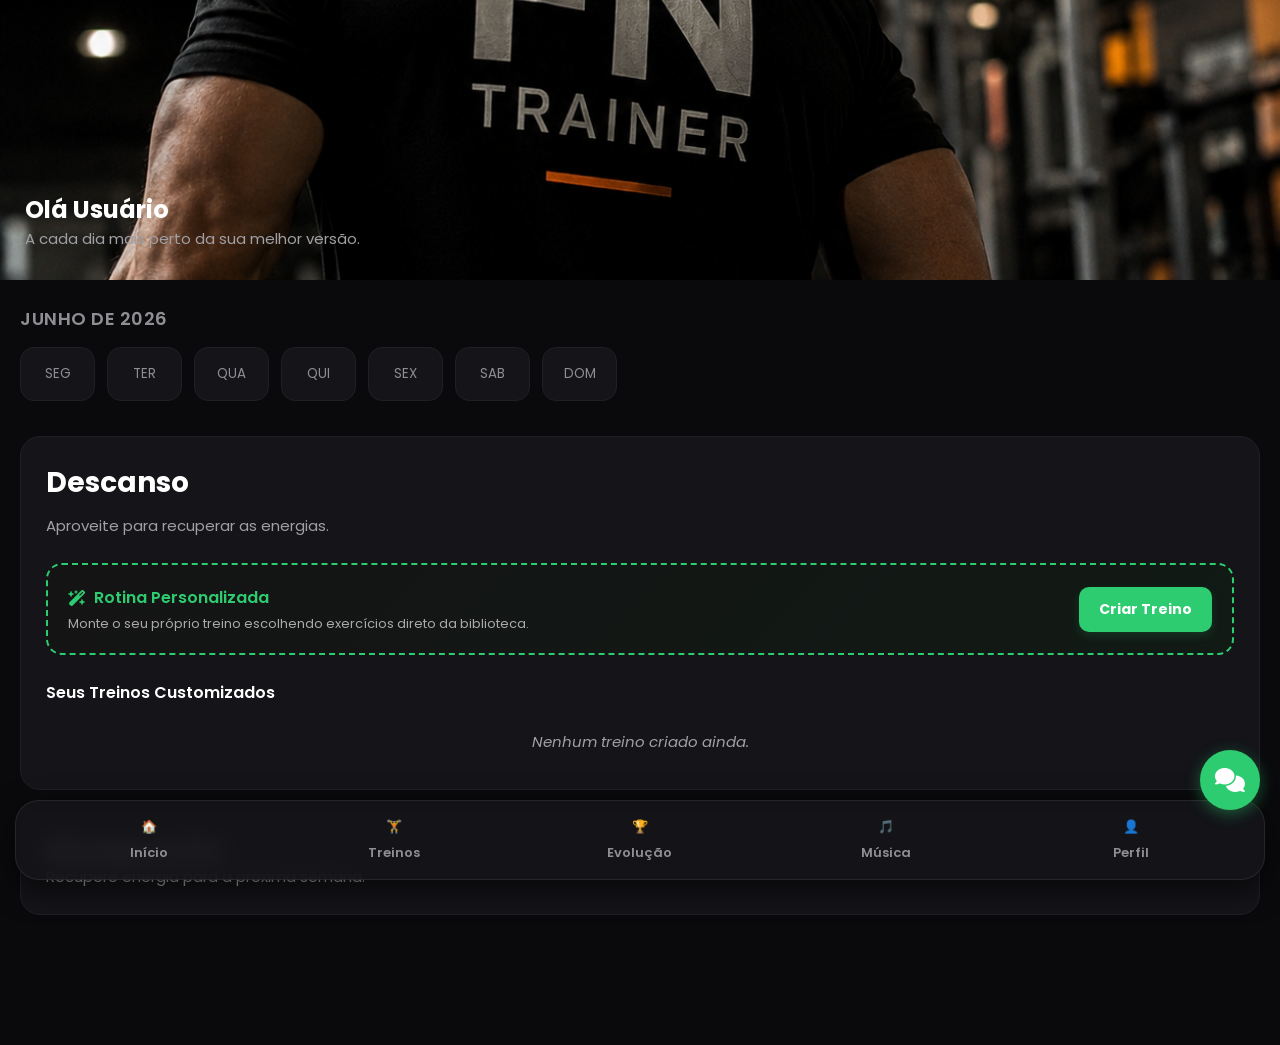
<file: index.html>
<!DOCTYPE html>
<html lang="pt-BR">
<head>
    <meta charset="UTF-8">
    <meta name="viewport" content="width=device-width, initial-scale=1.0">
    <title>FN Trainer</title>
    <link rel="stylesheet" href="style.css">
    <link rel="stylesheet" href="https://cdnjs.cloudflare.com/ajax/libs/font-awesome/6.4.0/css/all.min.css">
    <link href="https://fonts.googleapis.com/css2?family=Poppins:wght@300;400;500;600;700&display=swap" rel="stylesheet">
    <link rel="manifest" href="manifest.json">
</head>
<body>

    <section class="hero" style="background-image: url('imagens/fnbanner.png');">
        <div class="overlay">
            <h2 id="welcome"></h2>
            <p>A cada dia mais perto da sua melhor versão.</p>
        </div>
    </section>

    <section class="calendar">
        <h2 id="mesAtual">Junho de 2026</h2>
        <div class="days">
            <button class="day" onclick="mostrarTreino('seg')">SEG</button>
            <button class="day" onclick="mostrarTreino('ter')">TER</button>
            <button class="day" onclick="mostrarTreino('qua')">QUA</button>
            <button class="day" onclick="mostrarTreino('qui')">QUI</button>
            <button class="day" onclick="mostrarTreino('sex')">SEX</button>
            <button class="day" onclick="mostrarTreino('sab')">SAB</button>
            <button class="day" onclick="mostrarTreino('dom')">DOM</button>
        </div>
    </section>

    <section class="workout-card">
        <h2 id="tituloTreino">Carregando...</h2>
        <p id="descricaoTreino">Aguarde...</p>
        <button id="startWorkoutBtn">💪 Começar Treino</button>

        <div id="workoutArea" style="display:none;">
            <h3>⏱️ Tempo de Treino</h3>
            <div id="timer">00:00:00</div>
        </div>

        <div class="custom-workout-banner">
            <div class="banner-content">
                <h3><i class="fa-solid fa-wand-magic-sparkles"></i> Rotina Personalizada</h3>
                <p>Monte o seu próprio treino escolhendo exercícios direto da biblioteca.</p>
            </div>
            <a href="treinos/criar-treino.html" class="btn-criar-custom">Criar Treino</a>
        </div>

        <div class="meus-treinos-salvos">
            <h3>Seus Treinos Customizados</h3>
            <div id="listaTreinosCustomizados" class="grid-treinos-custom">
                <p class="sem-treino">Nenhum treino criado ainda.</p>
            </div>
        </div>
    </section>

    <section class="message-card">
        <h3>Mensagem do Dia</h3>
        <p id="mensagemDia"></p>
    </section>

    <nav class="bottom-menu">
        <a href="index.html">🏠 <span>Início</span></a>
        <a href="treinos/treinos.html">🏋️ <span>Treinos</span></a>
        <a href="evolucao.html">🏆 <span>Evolução</span></a>
        <a href="musica/musica.html">🎵 <span>Música</span></a>
        <a href="perfil/perfil.html">👤 <span>Perfil</span></a>
    </nav>

    
    <button id="btnChatbotFlutuante" class="btn-chatbot-fab"><i class="fa-solid fa-comments"></i></button>

    <div id="janelaChatbot" class="janela-chatbot msn-escondida">
        <div class="chatbot-header">
            <div class="chatbot-perfil">
                <div class="avatar-bot"><img src="imagens/fnbanner.png" alt="FN Assistente" class="img-avatar-bot"></div>
                <div><h4>FN Assistente</h4><span>Online</span></div>
            </div>
            <button id="btnFecharChatbot" class="btn-fechar-chat"><i class="fa-solid fa-xmark"></i></button>
        </div>
            
            <div id="corpoChatbot" class="chatbot-body">
    <p style="font-size: 13px; color: #888;">Como posso te ajudar hoje?</p>
                <div id="opcoesDuvidas" class="container-opcoes-chat">
                <p style="color: #666; font-size: 11px; font-weight: 600; margin: 5px 0 2px 2px; text-transform: uppercase; letter-spacing: 0.5px;">⚙️ Sobre o App</p>
                <button class="btn-opcao-pergunta" data-pergunta="xp">Como funciona o sistema de XP?</button>
                <button class="btn-opcao-pergunta" data-pergunta="pr">Como atualizar meu PR (Recorde)?</button>
                <button class="btn-opcao-pergunta" data-pergunta="custom">Como criar meu treino personalizado?</button>
                <button class="btn-opcao-pergunta" data-pergunta="historico">Onde vejo meu histórico e evolução?</button>

                <p style="color: #666; font-size: 11px; font-weight: 600; margin: 10px 0 2px 2px; text-transform: uppercase; letter-spacing: 0.5px;">🏋️ Dicas de Treino</p>
                <button class="btn-opcao-pergunta" data-pergunta="falha">O que é treinar até a falha?</button>
                <button class="btn-opcao-pergunta" data-pergunta="descanso">Quanto tempo devo descansar entre as séries?</button>
                <button class="btn-opcao-pergunta" data-pergunta="lesoes">Como evitar lesões nos treinos pesados?</button>

                <p style="color: #666; font-size: 11px; font-weight: 600; margin: 10px 0 2px 2px; text-transform: uppercase; letter-spacing: 0.5px;">🍎 Nutrição e Saúde</p>
                <button class="btn-opcao-pergunta" data-pergunta="agua">Quanto de água devo beber por dia?</button>
                <button class="btn-opcao-pergunta" data-pergunta="pretreino">O que comer antes do treino (Pré-treino)?</button>
                <button class="btn-opcao-pergunta" data-pergunta="postreino">O que comer depois do treino (Pós-treino)?</button>
            </div>

</div>

            </div>
    </div>
    
    <script src="home.js"></script>

</body>
</html>
</file>
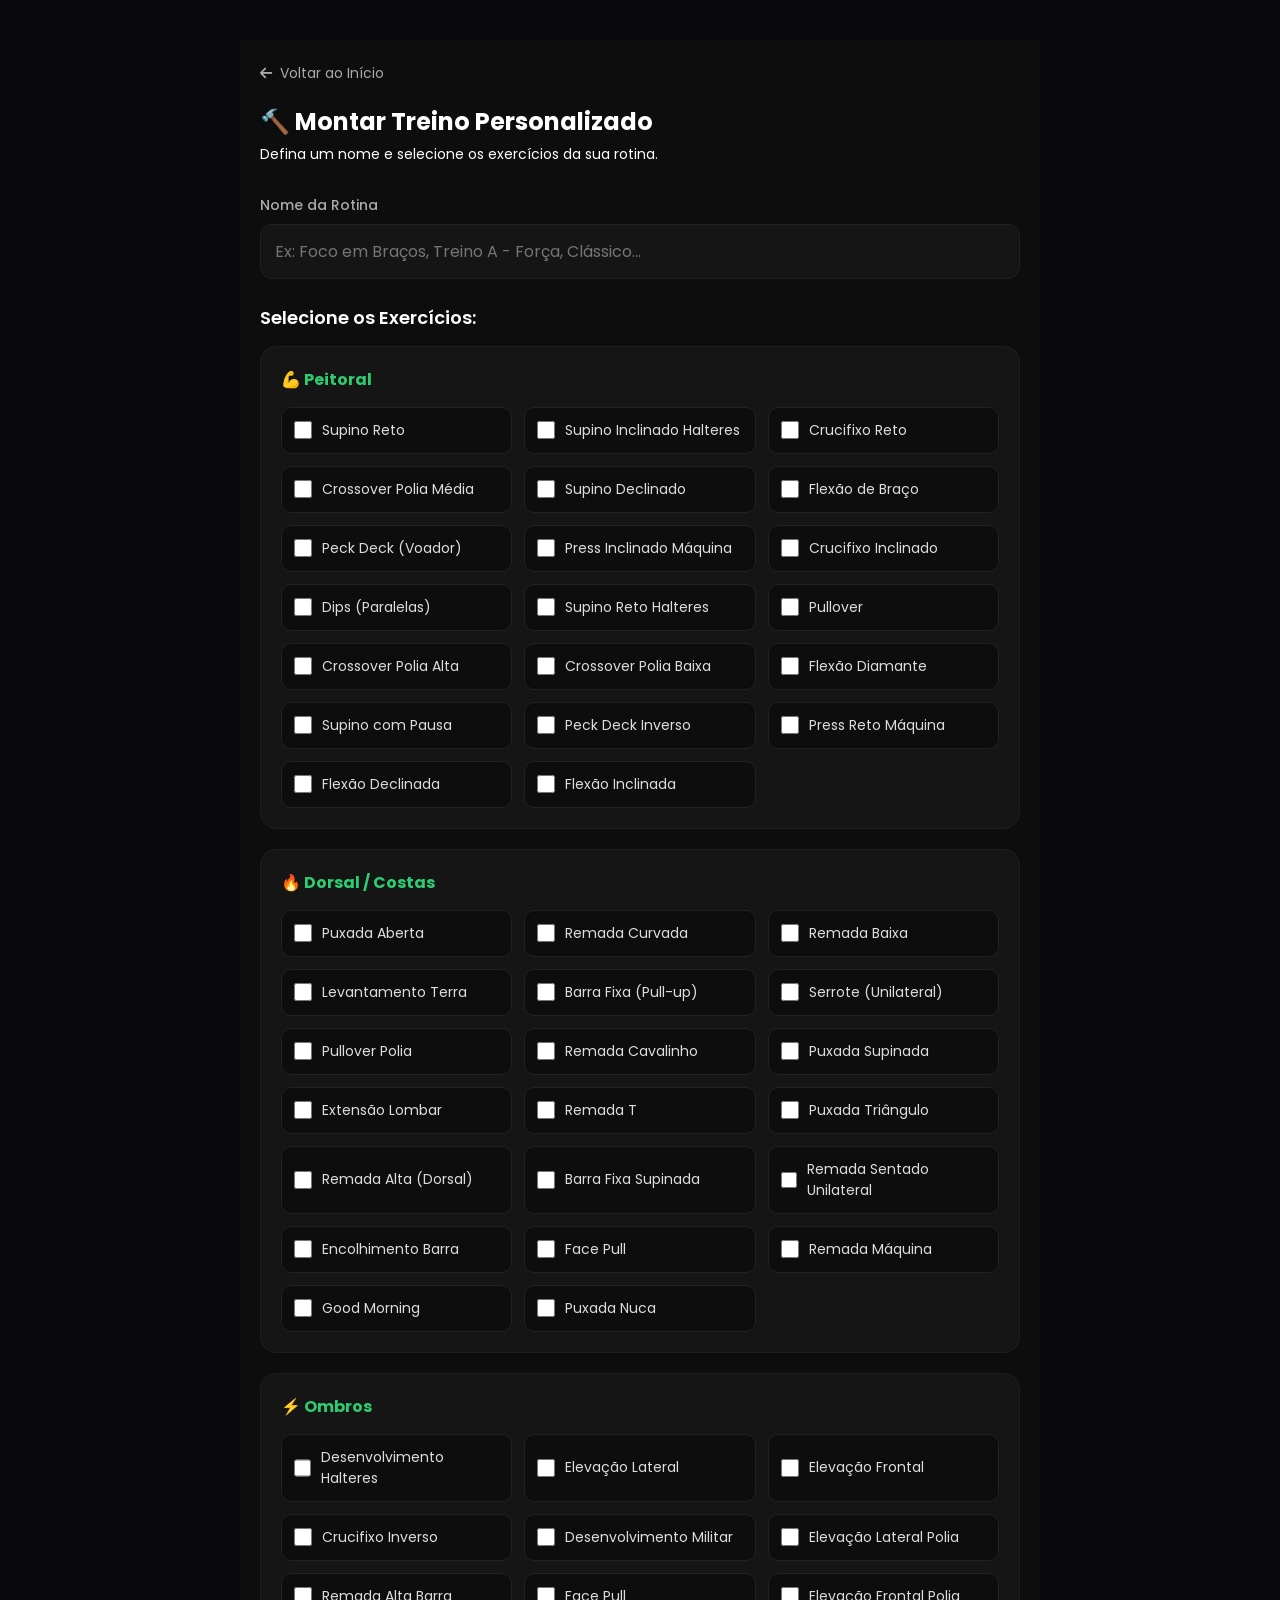
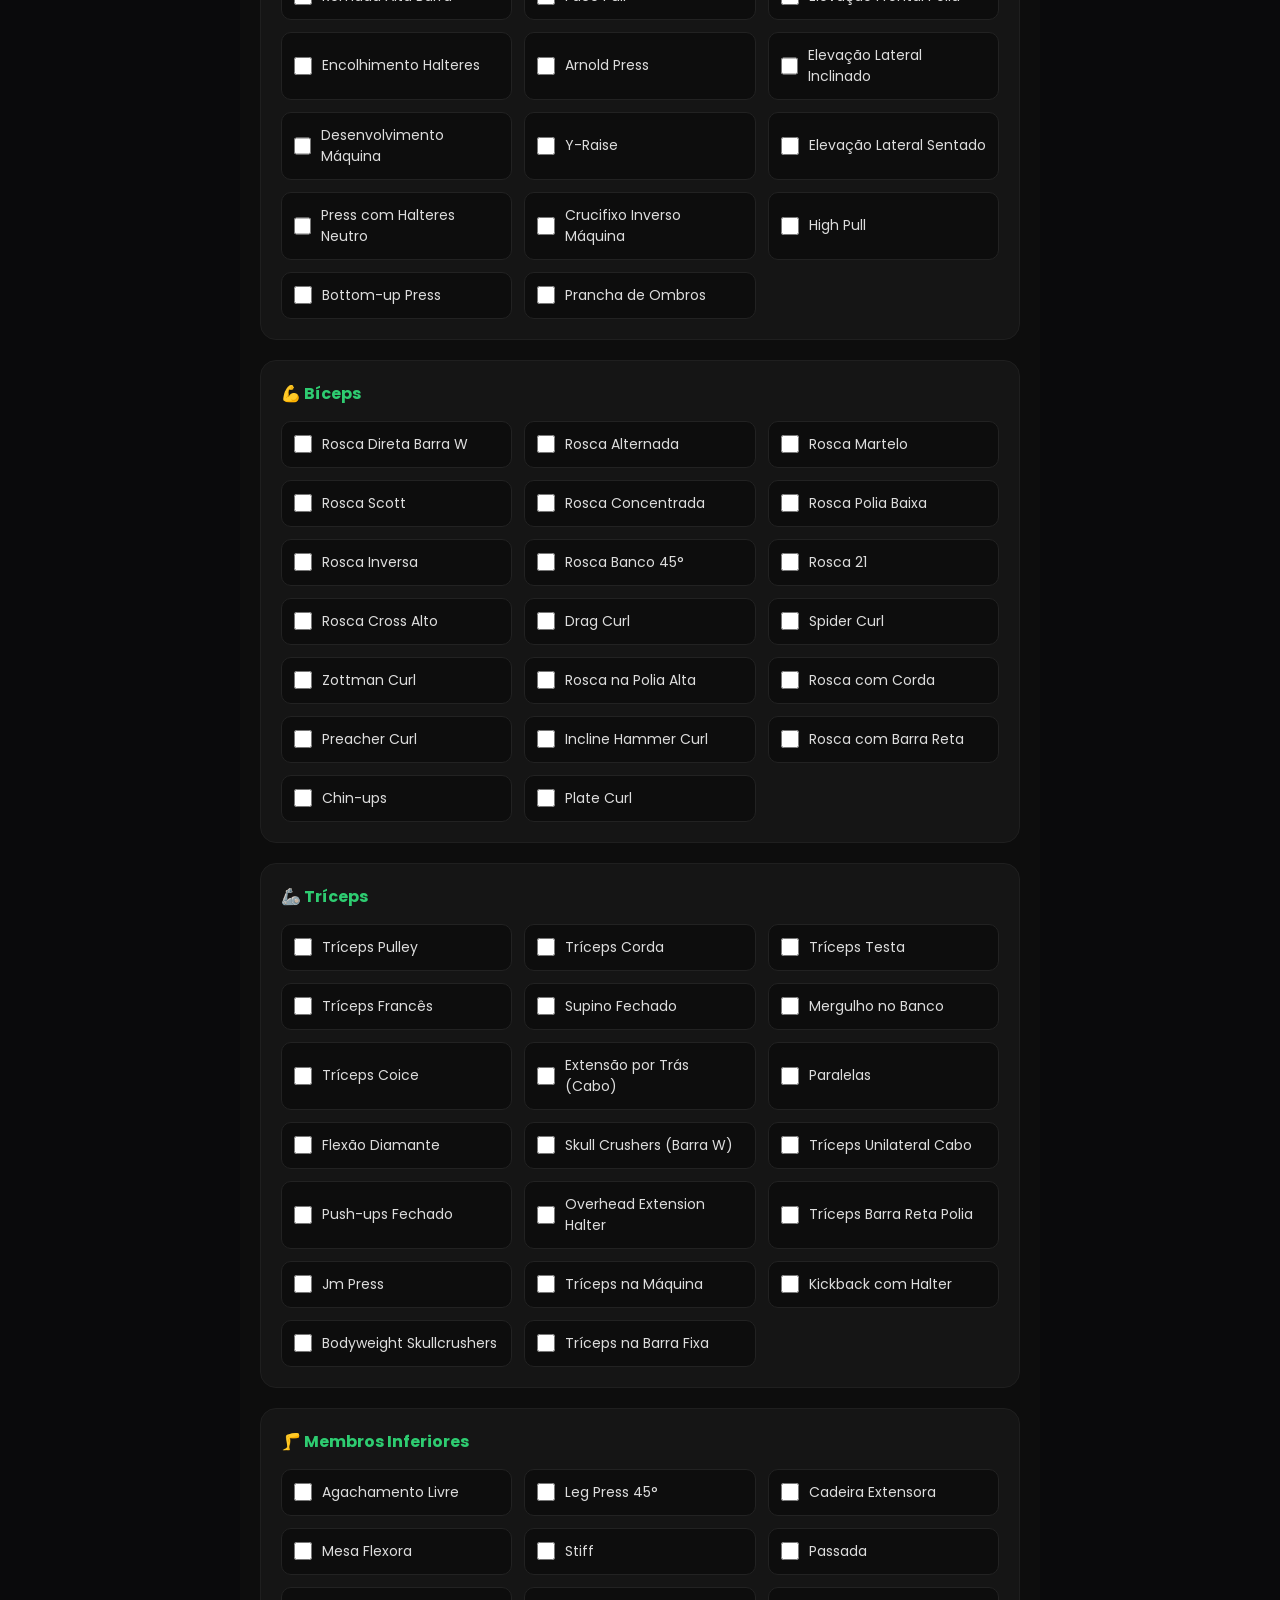
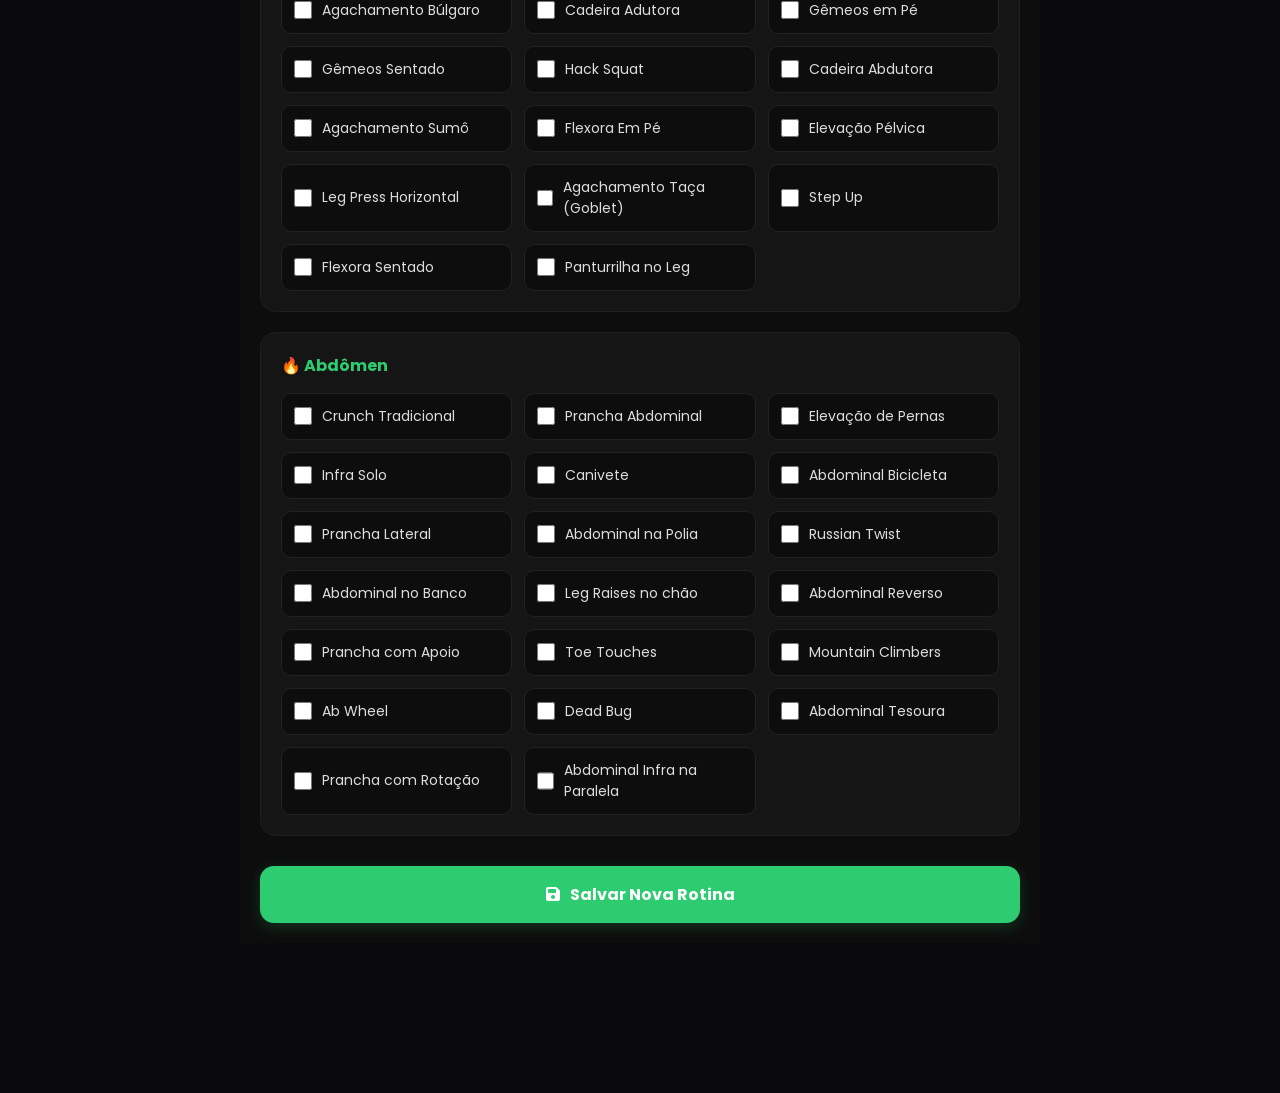
<file: criar-treino.html>
<!DOCTYPE html>
<html lang="pt-BR">

<head>
    <meta charset="UTF-8">
    <meta name="viewport" content="width=device-width, initial-scale=1.0">
    <title>Criar Treino Customizado</title>
    <link rel="stylesheet" href="https://cdnjs.cloudflare.com/ajax/libs/font-awesome/6.4.0/css/all.min.css">
    <link href="https://fonts.googleapis.com/css2?family=Poppins:wght@300;400;500;600;700&display=swap" rel="stylesheet">
    <link rel="stylesheet" href="../style.css">
    
    <style>
        /* Estilos específicos para a tela de criação se integrarem ao seu app */
        .criar-treino-container {
            width: 90%;
            max-width: 800px;
            margin: 40px auto;
            padding: 20px;
            background: #0d0d0d;
            color: white;
        }

        .campo-grupo {
            margin-bottom: 25px;
        }

        .campo-grupo label {
            display: block;
            font-size: 14px;
            color: #aaa;
            margin-bottom: 8px;
            font-weight: 500;
        }

        .campo-grupo input[type="text"] {
            width: 100%;
            padding: 14px;
            background: #151515;
            border: 1px solid #222;
            border-radius: 12px;
            color: white;
            font-size: 16px;
            font-family: 'Poppins', sans-serif;
            transition: 0.3s;
        }

        .campo-grupo input[type="text"]:focus {
            border-color: #2ecc71;
            outline: none;
        }

        .bloco-musculo {
            background: #151515;
            border: 1px solid #1f1f1f;
            border-radius: 16px;
            padding: 20px;
            margin-bottom: 20px;
        }

        .bloco-musculo h4 {
            color: #2ecc71;
            font-size: 16px;
            margin-bottom: 15px;
            display: flex;
            align-items: center;
            gap: 8px;
        }

        .grid-selecao-exercicios {
            display: grid;
            grid-template-columns: repeat(auto-fit, minmax(220px, 1fr));
            gap: 12px;
        }

        .item-checkbox {
            background: #0d0d0d;
            border: 1px solid #222;
            padding: 12px;
            border-radius: 10px;
            display: flex;
            align-items: center;
            gap: 10px;
            cursor: pointer;
            transition: 0.2s;
            user-select: none;
        }

        .item-checkbox:hover {
            border-color: #333;
            background: #111;
        }

        .item-checkbox input[type="checkbox"] {
            width: 18px;
            height: 18px;
            accent-color: #2ecc71;
            cursor: pointer;
        }

        .item-checkbox span {
            font-size: 14px;
            color: #ddd;
        }

        .btn-salvar-custom {
            width: 100%;
            padding: 16px;
            background: #2ecc71;
            color: white;
            border: none;
            border-radius: 14px;
            font-size: 16px;
            font-weight: 700;
            cursor: pointer;
            transition: 0.2s;
            display: flex;
            align-items: center;
            justify-content: center;
            gap: 10px;
            margin-top: 30px;
            box-shadow: 0 4px 15px rgba(46, 204, 113, 0.2);
        }

        .btn-salvar-custom:hover {
            background: #27ae60;
            transform: translateY(-2px);
        }
        
        .btn-voltar-criacao {
            display: inline-flex;
            align-items: center;
            gap: 8px;
            color: #aaa;
            text-decoration: none;
            font-size: 14px;
            transition: 0.2s;
            margin-bottom: 20px;
        }
        
        .btn-voltar-criacao:hover {
            color: white;
        }
    </style>
</head>

<body>

    <div class="criar-treino-container">
        
        <a href="../index.html" class="btn-voltar-criacao">
            <i class="fa-solid fa-arrow-left"></i> Voltar ao Início
        </a>
        
        <h2 style="font-size: 24px; font-weight: 700; margin-bottom: 5px;">🔨 Montar Treino Personalizado</h2>
        <p style="color: #aa; font-size: 14px; margin-bottom: 30px;">Defina um nome e selecione os exercícios da sua rotina.</p>

        <div class="campo-grupo">
            <label for="nomeDoTreino">Nome da Rotina</label>
            <input type="text" id="nomeDoTreino" placeholder="Ex: Foco em Braços, Treino A - Força, Clássico..." autocomplete="off">
        </div>

        <h3 style="font-size: 18px; margin-bottom: 15px; font-weight: 600;">Selecione os Exercícios:</h3>
        
        <div id="listaDeEscolhas"></div>

        <button class="btn-salvar-custom" onclick="salvarNovoTreino()">
            <i class="fa-solid fa-floppy-disk"></i> Salvar Nova Rotina
        </button>

    </div>

    <script>
        // Banco de dados idêntico à sua biblioteca para manter compatibilidade total de nomes
        const dicionarioExercicios = {
    "💪 Peitoral": [
        "Supino Reto", "Supino Inclinado Halteres", "Crucifixo Reto", "Crossover Polia Média", 
        "Supino Declinado", "Flexão de Braço", "Peck Deck (Voador)", "Press Inclinado Máquina", 
        "Crucifixo Inclinado", "Dips (Paralelas)", "Supino Reto Halteres", "Pullover", 
        "Crossover Polia Alta", "Crossover Polia Baixa", "Flexão Diamante", "Supino com Pausa", 
        "Peck Deck Inverso", "Press Reto Máquina", "Flexão Declinada", "Flexão Inclinada"
    ],
    "🔥 Dorsal / Costas": [
        "Puxada Aberta", "Remada Curvada", "Remada Baixa", "Levantamento Terra", 
        "Barra Fixa (Pull-up)", "Serrote (Unilateral)", "Pullover Polia", "Remada Cavalinho", 
        "Puxada Supinada", "Extensão Lombar", "Remada T", "Puxada Triângulo", 
        "Remada Alta (Dorsal)", "Barra Fixa Supinada", "Remada Sentado Unilateral", "Encolhimento Barra", 
        "Face Pull", "Remada Máquina", "Good Morning", "Puxada Nuca"
    ],
    "⚡ Ombros": [
        "Desenvolvimento Halteres", "Elevação Lateral", "Elevação Frontal", "Crucifixo Inverso", 
        "Desenvolvimento Militar", "Elevação Lateral Polia", "Remada Alta Barra", "Face Pull", 
        "Elevação Frontal Polia", "Encolhimento Halteres", "Arnold Press", "Elevação Lateral Inclinado", 
        "Desenvolvimento Máquina", "Y-Raise", "Elevação Lateral Sentado", "Press com Halteres Neutro", 
        "Crucifixo Inverso Máquina", "High Pull", "Bottom-up Press", "Prancha de Ombros"
    ],
    "💪 Bíceps": [
        "Rosca Direta Barra W", "Rosca Alternada", "Rosca Martelo", "Rosca Scott", 
        "Rosca Concentrada", "Rosca Polia Baixa", "Rosca Inversa", "Rosca Banco 45°", 
        "Rosca 21", "Rosca Cross Alto", "Drag Curl", "Spider Curl", "Zottman Curl", 
        "Rosca na Polia Alta", "Rosca com Corda", "Preacher Curl", "Incline Hammer Curl", 
        "Rosca com Barra Reta", "Chin-ups", "Plate Curl"
    ],
    "🦾 Tríceps": [
        "Tríceps Pulley", "Tríceps Corda", "Tríceps Testa", "Tríceps Francês", 
        "Supino Fechado", "Mergulho no Banco", "Tríceps Coice", "Extensão por Trás (Cabo)", 
        "Paralelas", "Flexão Diamante", "Skull Crushers (Barra W)", "Tríceps Unilateral Cabo", 
        "Push-ups Fechado", "Overhead Extension Halter", "Tríceps Barra Reta Polia", "Jm Press", 
        "Tríceps na Máquina", "Kickback com Halter", "Bodyweight Skullcrushers", "Tríceps na Barra Fixa"
    ],
    "🦵 Membros Inferiores": [
        "Agachamento Livre", "Leg Press 45°", "Cadeira Extensora", "Mesa Flexora", 
        "Stiff", "Passada", "Agachamento Búlgaro", "Cadeira Adutora", "Gêmeos em Pé", 
        "Gêmeos Sentado", "Hack Squat", "Cadeira Abdutora", "Agachamento Sumô", 
        "Flexora Em Pé", "Elevação Pélvica", "Leg Press Horizontal", "Agachamento Taça (Goblet)", 
        "Step Up", "Flexora Sentado", "Panturrilha no Leg"
    ],
    "🔥 Abdômen": [
        "Crunch Tradicional", "Prancha Abdominal", "Elevação de Pernas", "Infra Solo", 
        "Canivete", "Abdominal Bicicleta", "Prancha Lateral", "Abdominal na Polia", 
        "Russian Twist", "Abdominal no Banco", "Leg Raises no chão", "Abdominal Reverso", 
        "Prancha com Apoio", "Toe Touches", "Mountain Climbers", "Ab Wheel", 
        "Dead Bug", "Abdominal Tesoura", "Prancha com Rotação", "Abdominal Infra na Paralela"
    ]
};


        // Renderiza os blocos e checkboxes na tela ao carregar
        const containerEscolhas = document.getElementById("listaDeEscolhas");
        
        containerEscolhas.innerHTML = Object.keys(dicionarioExercicios).map(grupo => `
            <div class="bloco-musculo">
                <h4>${grupo}</h4>
                <div class="grid-selecao-exercicios">
                    ${dicionarioExercicios[grupo].map(exercicio => `
                        <label class="item-checkbox">
                            <input type="checkbox" value="${exercicio}" class="chk-exercicio-escolhido">
                            <span>${exercicio}</span>
                        </label>
                    `).join('')}
                </div>
            </div>
        `).join('');

        // Salva a estrutura criada pelo usuário no localStorage
        function salvarNovoTreino() {
            const inputNome = document.getElementById("nomeDoTreino");
            const nomeTreinoStr = inputNome.value.trim();

            if (!nomeTreinoStr) {
                alert("Por favor, digite um nome para a sua rotina!");
                return;
            }

            // Captura todos os checkboxes que o usuário marcou
            const marcados = Array.from(document.querySelectorAll('.chk-exercicio-escolhido:checked')).map(cb => cb.value);

            if (marcados.length === 0) {
                alert("Selecione pelo menos 1 exercício para salvar o treino!");
                return;
            }

            // Cria o objeto estruturado do treino
            const novaRotina = {
                nome: nomeTreinoStr,
                exercicios: marcados
            };

            // Pega os treinos customizados antigos e adiciona o novo na lista
            const treinosExistentes = JSON.parse(localStorage.getItem("treinos_customizados")) || [];
            
            // Impede a criação de dois treinos com o exato mesmo nome para não bugar
            if (treinosExistentes.some(t => t.nome.toLowerCase() === nomeTreinoStr.toLowerCase())) {
                alert("Você já possui um treino com esse nome! Escolha outro.");
                return;
            }

            treinosExistentes.push(novaRotina);
            localStorage.setItem("treinos_customizados", JSON.stringify(treinosExistentes));

            alert("🎉 Rotina '" + nomeTreinoStr + "' salva com sucesso!");
            window.location.href = "../index.html"; // Redireciona de volta para a Home
        }
    </script>
</body>

</html>
</file>
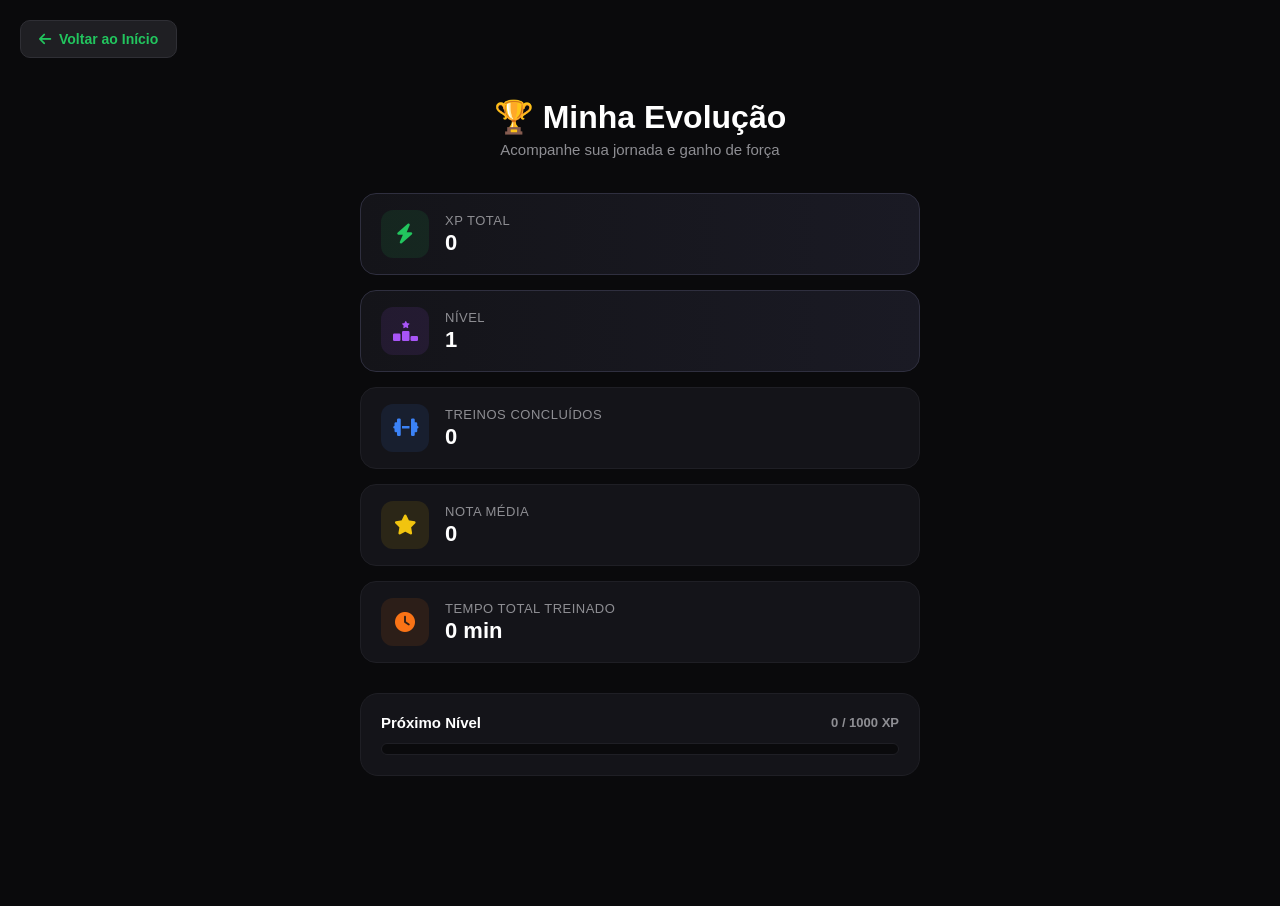
<file: evolucao.html>
<!DOCTYPE html>
<html lang="pt-BR">

<head>
    <meta charset="UTF-8">
    <meta name="viewport" content="width=device-width, initial-scale=1.0">
    <title>Minha Evolução</title>
    <link rel="stylesheet" href="https://cdnjs.cloudflare.com/ajax/libs/font-awesome/6.4.0/css/all.min.css">
    <link rel="stylesheet" href="style.css">
    <script defer src="https://cdn.vercel-insights.com/v1/script.js"></script>
</head>

<body>
    
    <a href="../index.html" class="btn-voltar">
        <i class="fa-solid fa-arrow-left"></i> Voltar ao Início
    </a>
    
    <div class="evolution-page">
        
        <div class="evolution-header">
            <h1>🏆 Minha Evolução</h1>
            <p class="subtitle">Acompanhe sua jornada e ganho de força</p>
        </div>
        
        <div class="evolution-grid">
            
            <div class="evolution-card highlight">
                <div class="card-icon xp">
                    <i class="fa-solid fa-bolt"></i>
                </div>
                <div class="card-info">
                    <h2>XP Total</h2>
                    <p id="xpTotal">0</p>
                </div>
            </div>
            
            <div class="evolution-card highlight">
                <div class="card-icon level">
                    <i class="fa-solid fa-ranking-star"></i>
                </div>
                <div class="card-info">
                    <h2>Nível</h2>
                    <p id="nivel">1</p>
                </div>
            </div>
            
            <div class="evolution-card">
                <div class="card-icon workouts">
                    <i class="fa-solid fa-dumbbell"></i>
                </div>
                <div class="card-info">
                    <h2>Treinos Concluídos</h2>
                    <p id="treinos">0</p>
                </div>
            </div>
            
            <div class="evolution-card">
                <div class="card-icon rating">
                    <i class="fa-solid fa-star"></i>
                </div>
                <div class="card-info">
                    <h2>Nota Média</h2>
                    <p id="media">0</p>
                </div>
            </div>
            
            <div class="evolution-card">
                <div class="card-icon time">
                    <i class="fa-solid fa-clock"></i>
                </div>
                <div class="card-info">
                    <h2>Tempo Total Treinado</h2>
                    <p id="tempo">0 min</p>
                </div>
            </div>
            
        </div>
        
        <div class="progress-box">
            <div class="progress-header">
                <h3>Próximo Nível</h3>
                <p id="xpTexto">0 / 1000 XP</p>
            </div>
            <div class="progress-bar">
                <div id="progressFill"></div>
            </div>
        </div>
        
    </div>
    
    <script src="evolucao.js"></script>
    
</body>

</html>
</file>
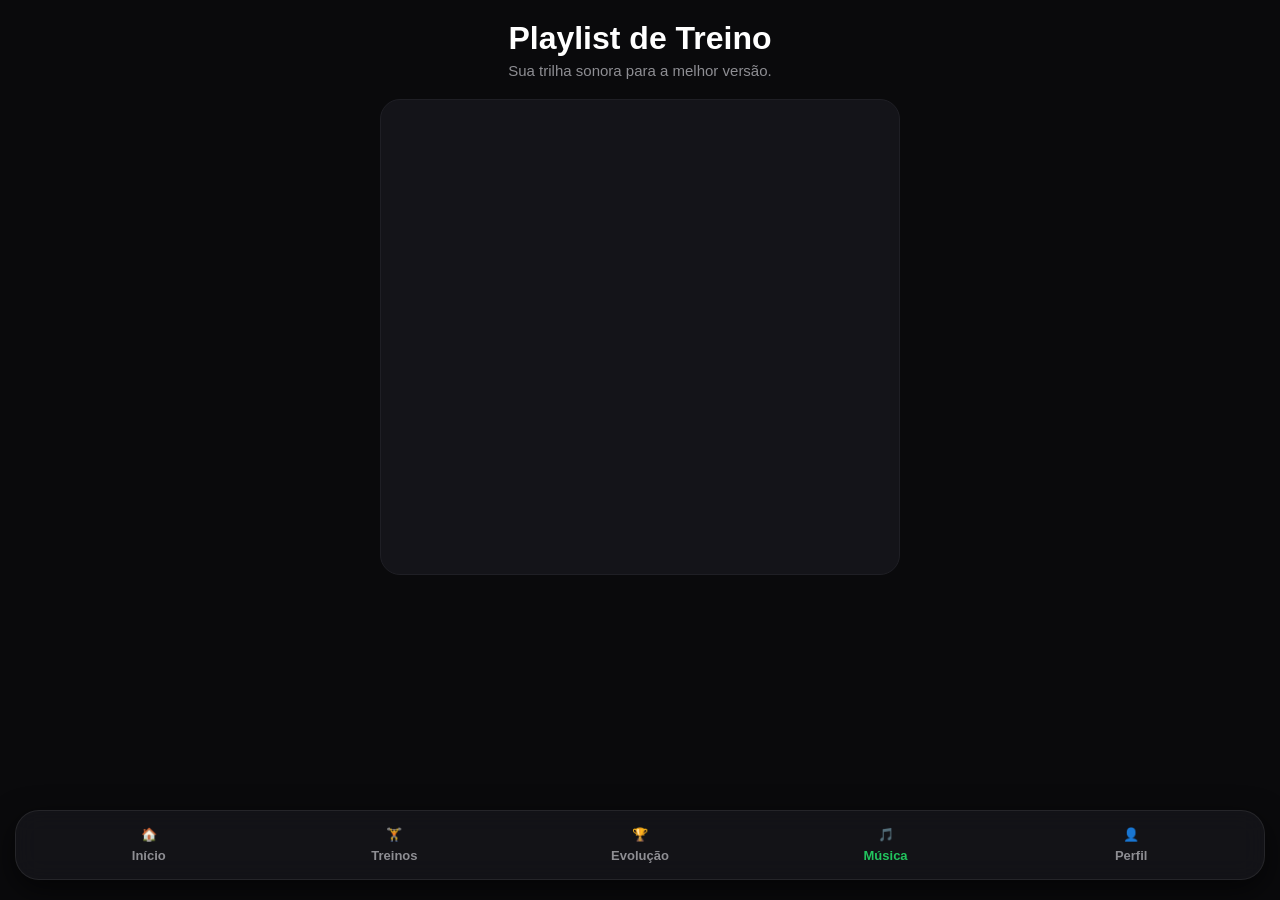
<file: musica.html>
<!DOCTYPE html>
<html lang="pt-BR">
<head>
    <meta charset="UTF-8">
    <meta name="viewport" content="width=device-width, initial-scale=1.0">
    <title>FN Trainer - Música</title>
    <!-- O estilo está na raiz, por isso o ../ -->
    <link rel="stylesheet" href="../style.css">
    <link rel="stylesheet" href="https://cdnjs.cloudflare.com/ajax/libs/font-awesome/6.4.0/css/all.min.css">
</head>
<body>

    <section class="evolution-page">
        <div class="evolution-header" style="margin-bottom: 20px;">
            <h1>Playlist de Treino</h1>
            <p class="subtitle">Sua trilha sonora para a melhor versão.</p>
        </div>

        <div class="workout-card" style="padding: 10px;">
            <!-- Player do Spotify incorporado -->
            <iframe 
                style="border-radius:12px;" 
                src="https://open.spotify.com/embed/playlist/3MKHISjnvQr8phk3CuuGFP?utm_source=generator&theme=0" 
                width="100%" 
                height="450" 
                frameBorder="0" 
                allowfullscreen="" 
                allow="autoplay; clipboard-write; encrypted-media; fullscreen; picture-in-picture" 
                loading="lazy">
            </iframe>
        </div>
    </section>

    <!-- Menu Inferior ajustado para encontrar o caminho de volta -->
    <nav class="bottom-menu">
        <a href="../index.html">🏠 <span>Início</span></a>
        <a href="../treinos/treinos.html">🏋️ <span>Treinos</span></a>
        <a href="../evolucao.html">🏆 <span>Evolução</span></a>
        <a href="musica.html" style="color: #22c55e;">🎵 <span>Música</span></a>
        <a href="../perfil/perfil.html">👤 <span>Perfil</span></a>
    </nav>

</body>
</html>
</file>
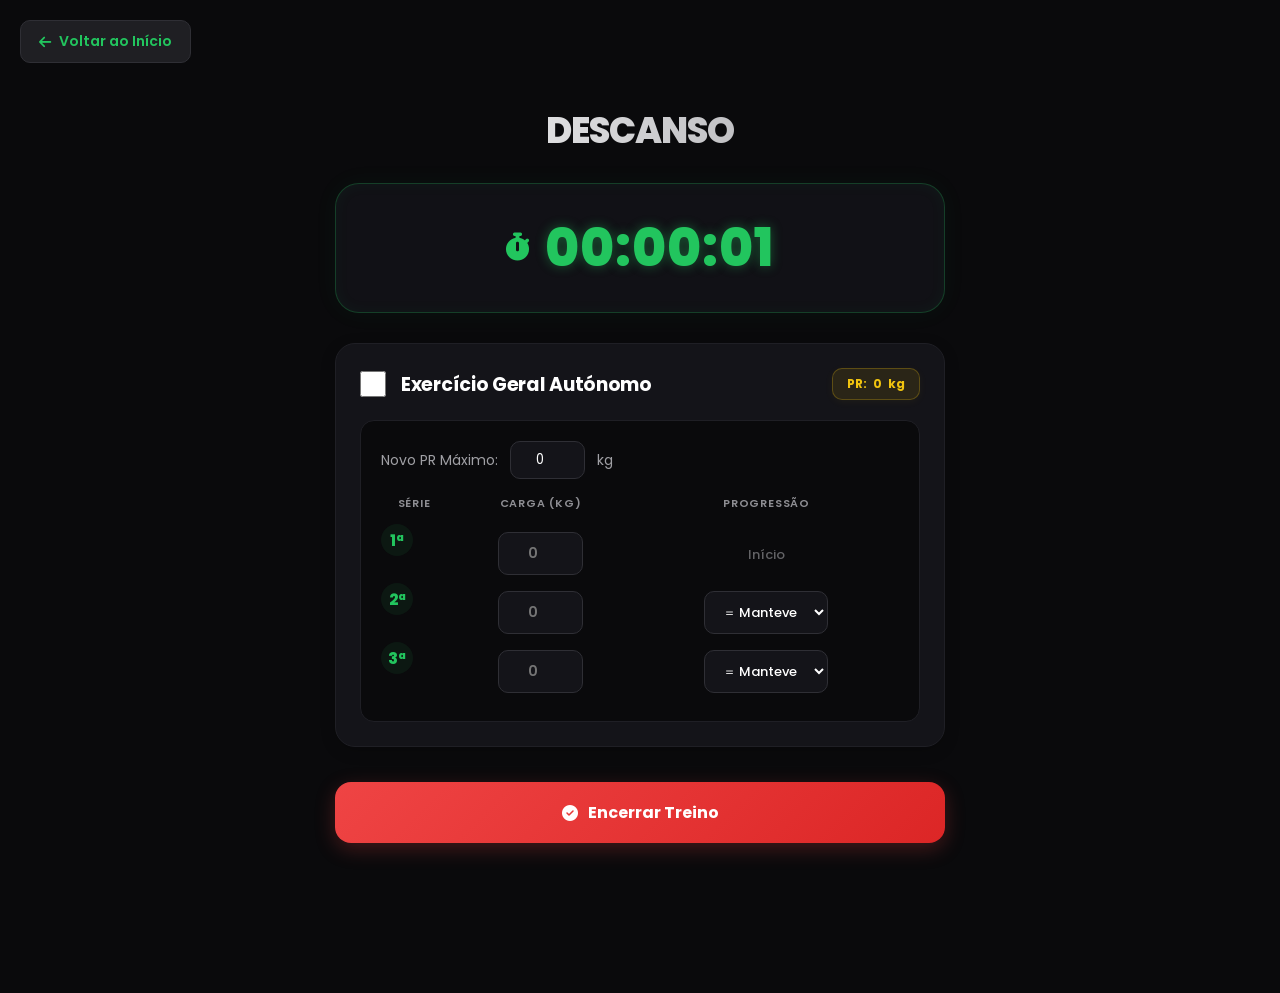
<file: treino.html>
<!DOCTYPE html>
<html lang="pt-BR">

<head>
    <meta charset="UTF-8">
    <meta name="viewport" content="width=device-width, initial-scale=1.0">
    <title>Treino em Andamento</title>
    <link rel="stylesheet" href="https://cdnjs.cloudflare.com/ajax/libs/font-awesome/6.4.0/css/all.min.css">
    <link href="https://fonts.googleapis.com/css2?family=Poppins:wght@400;500;600;700&display=swap" rel="stylesheet">
    <link rel="stylesheet" href="style.css">
    <script defer src="https://cdn.vercel-insights.com/v1/script.js"></script>
</head>

<body>
    
    <a href="../index.html" class="btn-voltar">
        <i class="fa-solid fa-arrow-left"></i> Voltar ao Início
    </a>
    
    <section class="treino-page">
        
        <h1 id="nomeTreino">Treino</h1>
        
        <div class="timer-box">
            <div class="timer-icon">
                <i class="fa-solid fa-stopwatch"></i>
            </div>
            <span id="timer">00:00:00</span>
        </div>
        
        <div id="listaExercicios">
        </div>
        
        <button id="finishWorkoutBtn">
            <i class="fa-solid fa-circle-check"></i> Encerrar Treino
        </button>
        
    </section>
    
    <script src="treino.js"></script>
    
</body>

</html>
</file>
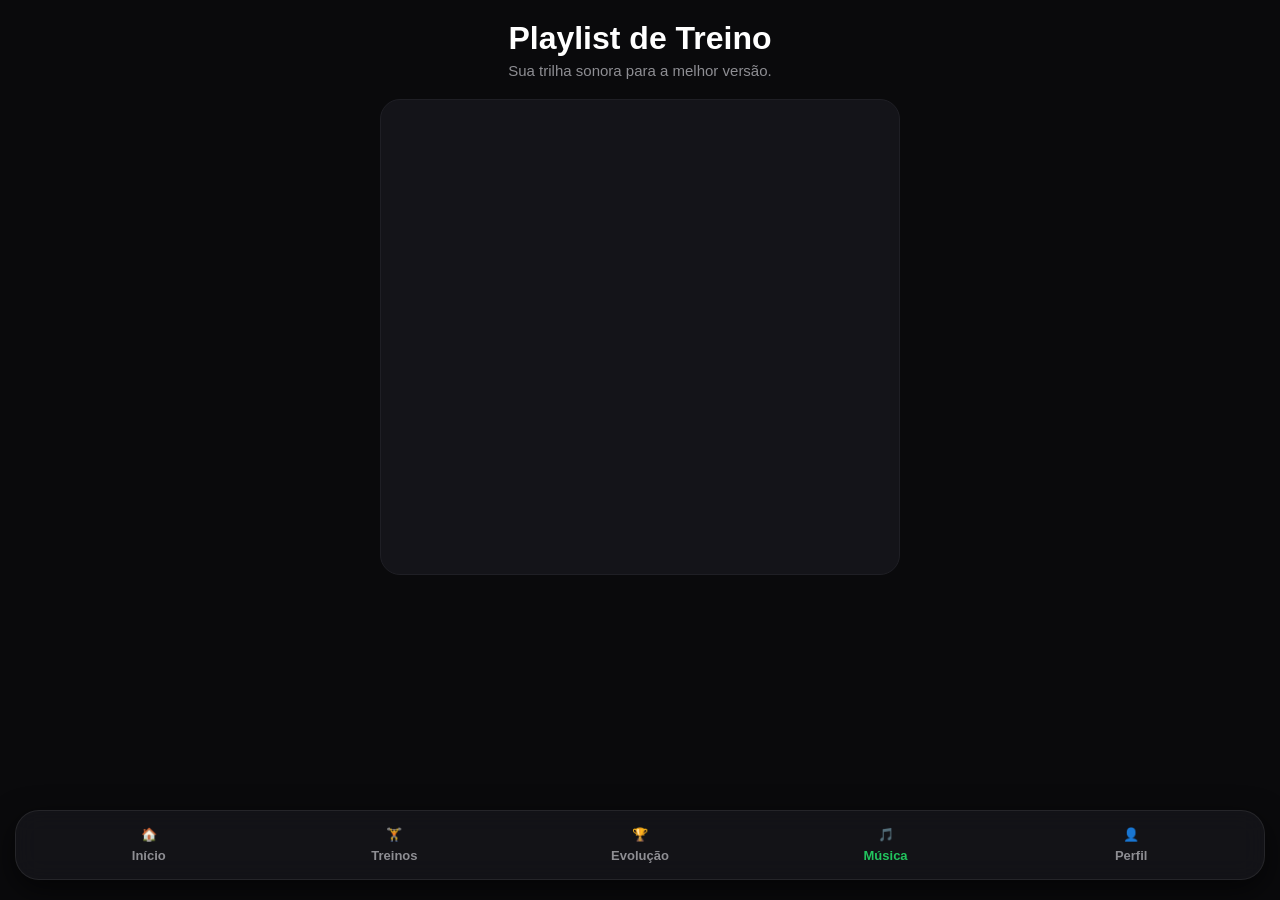
<file: musica/musica.html>
<!DOCTYPE html>
<html lang="pt-BR">
<head>
    <meta charset="UTF-8">
    <meta name="viewport" content="width=device-width, initial-scale=1.0">
    <title>FN Trainer - Música</title>
    <!-- O estilo está na raiz, por isso o ../ -->
    <link rel="stylesheet" href="../style.css">
    <link rel="stylesheet" href="https://cdnjs.cloudflare.com/ajax/libs/font-awesome/6.4.0/css/all.min.css">
    <script defer src="https://cdn.vercel-insights.com/v1/script.js"></script>
</head>
<body>

    <section class="evolution-page">
        <div class="evolution-header" style="margin-bottom: 20px;">
            <h1>Playlist de Treino</h1>
            <p class="subtitle">Sua trilha sonora para a melhor versão.</p>
        </div>

        <div class="workout-card" style="padding: 10px;">
            <!-- Player do Spotify incorporado -->
            <iframe 
                style="border-radius:12px;" 
                src="https://open.spotify.com/embed/playlist/3MKHISjnvQr8phk3CuuGFP?utm_source=generator&theme=0" 
                width="100%" 
                height="450" 
                frameBorder="0" 
                allowfullscreen="" 
                allow="autoplay; clipboard-write; encrypted-media; fullscreen; picture-in-picture" 
                loading="lazy">
            </iframe>
        </div>
    </section>

    <!-- Menu Inferior ajustado para encontrar o caminho de volta -->
    <nav class="bottom-menu">
        <a href="../index.html">🏠 <span>Início</span></a>
        <a href="../treinos/treinos.html">🏋️ <span>Treinos</span></a>
        <a href="../evolucao.html">🏆 <span>Evolução</span></a>
        <a href="musica.html" style="color: #22c55e;">🎵 <span>Música</span></a>
        <a href="../perfil/perfil.html">👤 <span>Perfil</span></a>
    </nav>

</body>
</html>
</file>
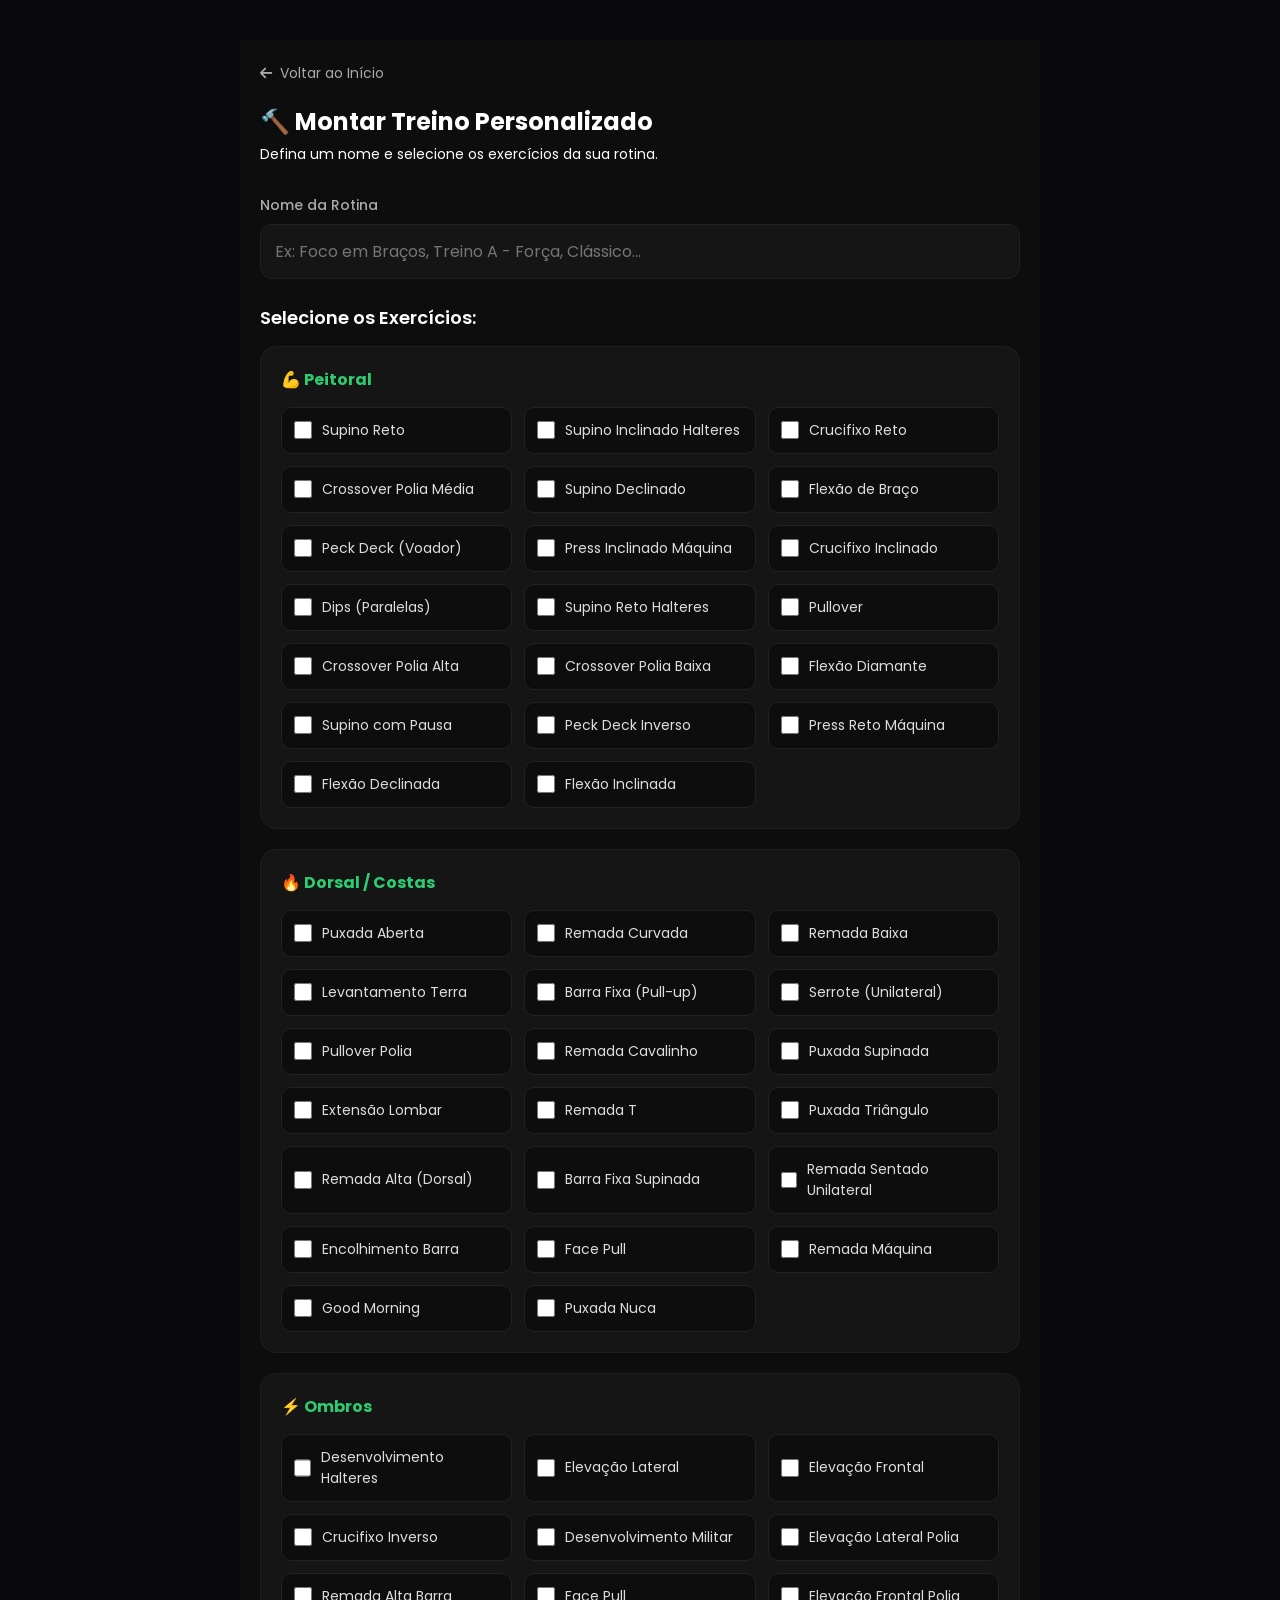
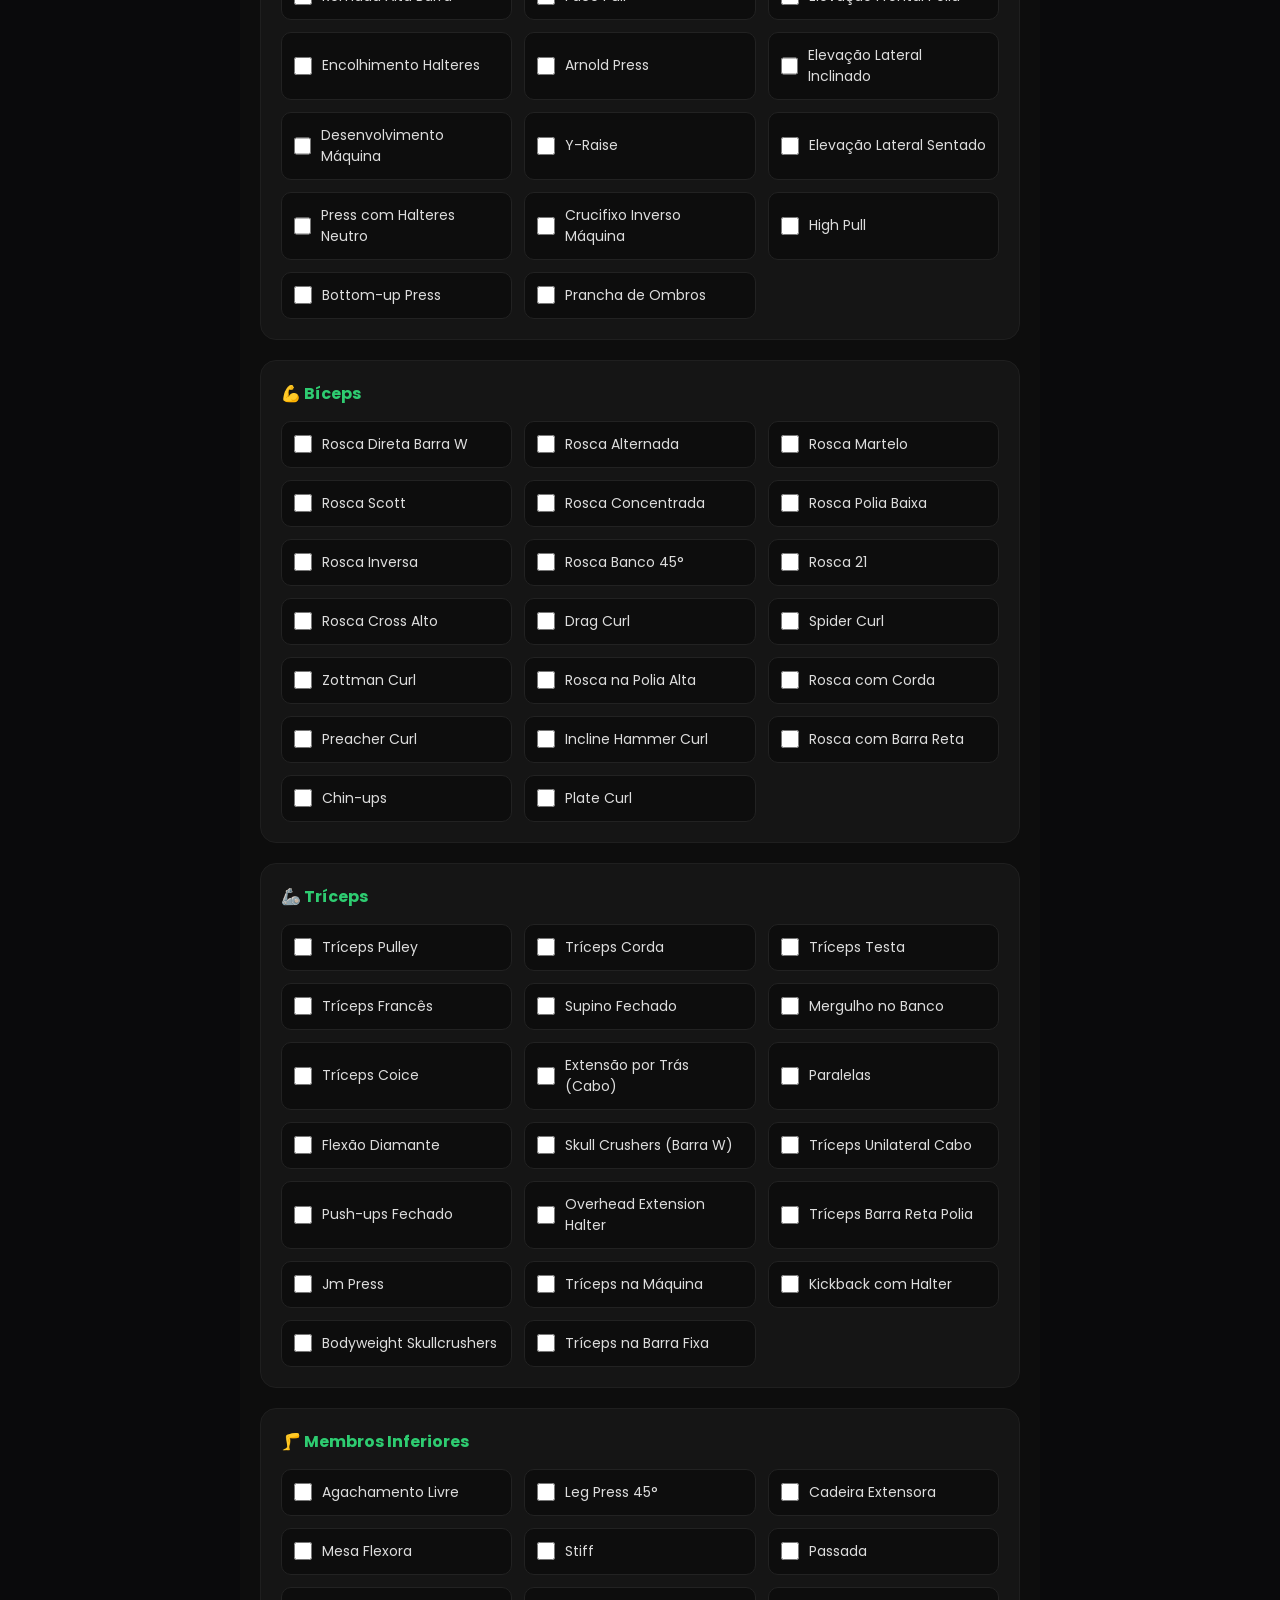
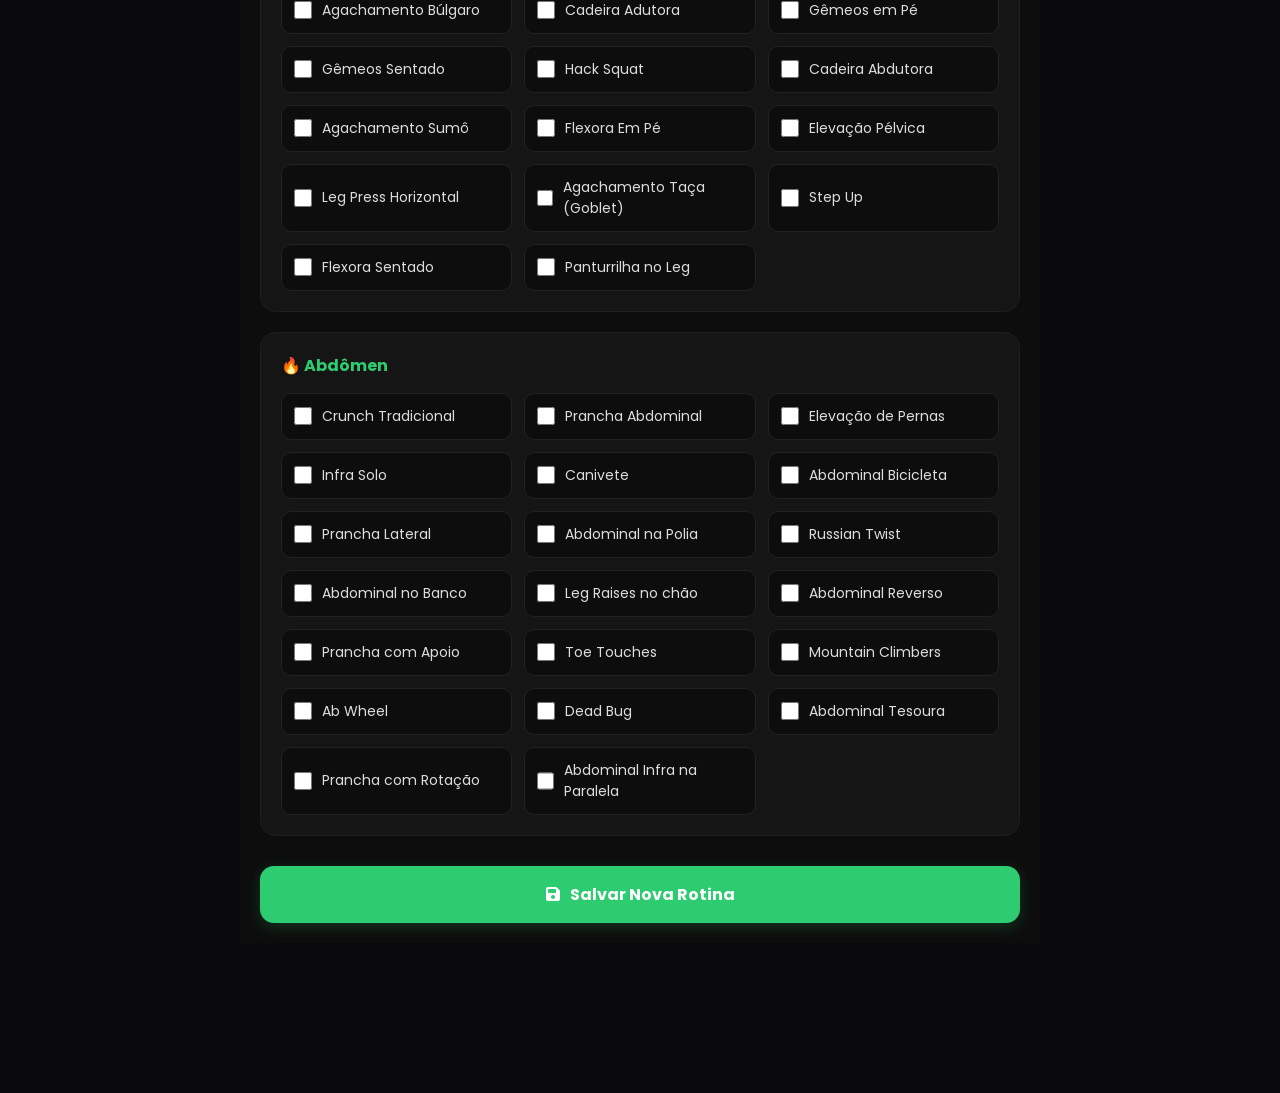
<file: treinos/criar-treino.html>
<!DOCTYPE html>
<html lang="pt-BR">

<head>
    <meta charset="UTF-8">
    <meta name="viewport" content="width=device-width, initial-scale=1.0">
    <title>Criar Treino Customizado</title>
    <link rel="stylesheet" href="https://cdnjs.cloudflare.com/ajax/libs/font-awesome/6.4.0/css/all.min.css">
    <link href="https://fonts.googleapis.com/css2?family=Poppins:wght@300;400;500;600;700&display=swap" rel="stylesheet">
    <link rel="stylesheet" href="../style.css">
    
    <style>
        /* Estilos específicos para a tela de criação se integrarem ao seu app */
        .criar-treino-container {
            width: 90%;
            max-width: 800px;
            margin: 40px auto;
            padding: 20px;
            background: #0d0d0d;
            color: white;
        }

        .campo-grupo {
            margin-bottom: 25px;
        }

        .campo-grupo label {
            display: block;
            font-size: 14px;
            color: #aaa;
            margin-bottom: 8px;
            font-weight: 500;
        }

        .campo-grupo input[type="text"] {
            width: 100%;
            padding: 14px;
            background: #151515;
            border: 1px solid #222;
            border-radius: 12px;
            color: white;
            font-size: 16px;
            font-family: 'Poppins', sans-serif;
            transition: 0.3s;
        }

        .campo-grupo input[type="text"]:focus {
            border-color: #2ecc71;
            outline: none;
        }

        .bloco-musculo {
            background: #151515;
            border: 1px solid #1f1f1f;
            border-radius: 16px;
            padding: 20px;
            margin-bottom: 20px;
        }

        .bloco-musculo h4 {
            color: #2ecc71;
            font-size: 16px;
            margin-bottom: 15px;
            display: flex;
            align-items: center;
            gap: 8px;
        }

        .grid-selecao-exercicios {
            display: grid;
            grid-template-columns: repeat(auto-fit, minmax(220px, 1fr));
            gap: 12px;
        }

        .item-checkbox {
            background: #0d0d0d;
            border: 1px solid #222;
            padding: 12px;
            border-radius: 10px;
            display: flex;
            align-items: center;
            gap: 10px;
            cursor: pointer;
            transition: 0.2s;
            user-select: none;
        }

        .item-checkbox:hover {
            border-color: #333;
            background: #111;
        }

        .item-checkbox input[type="checkbox"] {
            width: 18px;
            height: 18px;
            accent-color: #2ecc71;
            cursor: pointer;
        }

        .item-checkbox span {
            font-size: 14px;
            color: #ddd;
        }

        .btn-salvar-custom {
            width: 100%;
            padding: 16px;
            background: #2ecc71;
            color: white;
            border: none;
            border-radius: 14px;
            font-size: 16px;
            font-weight: 700;
            cursor: pointer;
            transition: 0.2s;
            display: flex;
            align-items: center;
            justify-content: center;
            gap: 10px;
            margin-top: 30px;
            box-shadow: 0 4px 15px rgba(46, 204, 113, 0.2);
        }

        .btn-salvar-custom:hover {
            background: #27ae60;
            transform: translateY(-2px);
        }
        
        .btn-voltar-criacao {
            display: inline-flex;
            align-items: center;
            gap: 8px;
            color: #aaa;
            text-decoration: none;
            font-size: 14px;
            transition: 0.2s;
            margin-bottom: 20px;
        }
        
        .btn-voltar-criacao:hover {
            color: white;
        }
    </style>
    <script defer src="https://cdn.vercel-insights.com/v1/script.js"></script>
</head>

<body>

    <div class="criar-treino-container">
        
        <a href="../index.html" class="btn-voltar-criacao">
            <i class="fa-solid fa-arrow-left"></i> Voltar ao Início
        </a>
        
        <h2 style="font-size: 24px; font-weight: 700; margin-bottom: 5px;">🔨 Montar Treino Personalizado</h2>
        <p style="color: #aa; font-size: 14px; margin-bottom: 30px;">Defina um nome e selecione os exercícios da sua rotina.</p>

        <div class="campo-grupo">
            <label for="nomeDoTreino">Nome da Rotina</label>
            <input type="text" id="nomeDoTreino" placeholder="Ex: Foco em Braços, Treino A - Força, Clássico..." autocomplete="off">
        </div>

        <h3 style="font-size: 18px; margin-bottom: 15px; font-weight: 600;">Selecione os Exercícios:</h3>
        
        <div id="listaDeEscolhas"></div>

        <button class="btn-salvar-custom" onclick="salvarNovoTreino()">
            <i class="fa-solid fa-floppy-disk"></i> Salvar Nova Rotina
        </button>

    </div>

    <script>
        // Banco de dados idêntico à sua biblioteca para manter compatibilidade total de nomes
        const dicionarioExercicios = {
    "💪 Peitoral": [
        "Supino Reto", "Supino Inclinado Halteres", "Crucifixo Reto", "Crossover Polia Média", 
        "Supino Declinado", "Flexão de Braço", "Peck Deck (Voador)", "Press Inclinado Máquina", 
        "Crucifixo Inclinado", "Dips (Paralelas)", "Supino Reto Halteres", "Pullover", 
        "Crossover Polia Alta", "Crossover Polia Baixa", "Flexão Diamante", "Supino com Pausa", 
        "Peck Deck Inverso", "Press Reto Máquina", "Flexão Declinada", "Flexão Inclinada"
    ],
    "🔥 Dorsal / Costas": [
        "Puxada Aberta", "Remada Curvada", "Remada Baixa", "Levantamento Terra", 
        "Barra Fixa (Pull-up)", "Serrote (Unilateral)", "Pullover Polia", "Remada Cavalinho", 
        "Puxada Supinada", "Extensão Lombar", "Remada T", "Puxada Triângulo", 
        "Remada Alta (Dorsal)", "Barra Fixa Supinada", "Remada Sentado Unilateral", "Encolhimento Barra", 
        "Face Pull", "Remada Máquina", "Good Morning", "Puxada Nuca"
    ],
    "⚡ Ombros": [
        "Desenvolvimento Halteres", "Elevação Lateral", "Elevação Frontal", "Crucifixo Inverso", 
        "Desenvolvimento Militar", "Elevação Lateral Polia", "Remada Alta Barra", "Face Pull", 
        "Elevação Frontal Polia", "Encolhimento Halteres", "Arnold Press", "Elevação Lateral Inclinado", 
        "Desenvolvimento Máquina", "Y-Raise", "Elevação Lateral Sentado", "Press com Halteres Neutro", 
        "Crucifixo Inverso Máquina", "High Pull", "Bottom-up Press", "Prancha de Ombros"
    ],
    "💪 Bíceps": [
        "Rosca Direta Barra W", "Rosca Alternada", "Rosca Martelo", "Rosca Scott", 
        "Rosca Concentrada", "Rosca Polia Baixa", "Rosca Inversa", "Rosca Banco 45°", 
        "Rosca 21", "Rosca Cross Alto", "Drag Curl", "Spider Curl", "Zottman Curl", 
        "Rosca na Polia Alta", "Rosca com Corda", "Preacher Curl", "Incline Hammer Curl", 
        "Rosca com Barra Reta", "Chin-ups", "Plate Curl"
    ],
    "🦾 Tríceps": [
        "Tríceps Pulley", "Tríceps Corda", "Tríceps Testa", "Tríceps Francês", 
        "Supino Fechado", "Mergulho no Banco", "Tríceps Coice", "Extensão por Trás (Cabo)", 
        "Paralelas", "Flexão Diamante", "Skull Crushers (Barra W)", "Tríceps Unilateral Cabo", 
        "Push-ups Fechado", "Overhead Extension Halter", "Tríceps Barra Reta Polia", "Jm Press", 
        "Tríceps na Máquina", "Kickback com Halter", "Bodyweight Skullcrushers", "Tríceps na Barra Fixa"
    ],
    "🦵 Membros Inferiores": [
        "Agachamento Livre", "Leg Press 45°", "Cadeira Extensora", "Mesa Flexora", 
        "Stiff", "Passada", "Agachamento Búlgaro", "Cadeira Adutora", "Gêmeos em Pé", 
        "Gêmeos Sentado", "Hack Squat", "Cadeira Abdutora", "Agachamento Sumô", 
        "Flexora Em Pé", "Elevação Pélvica", "Leg Press Horizontal", "Agachamento Taça (Goblet)", 
        "Step Up", "Flexora Sentado", "Panturrilha no Leg"
    ],
    "🔥 Abdômen": [
        "Crunch Tradicional", "Prancha Abdominal", "Elevação de Pernas", "Infra Solo", 
        "Canivete", "Abdominal Bicicleta", "Prancha Lateral", "Abdominal na Polia", 
        "Russian Twist", "Abdominal no Banco", "Leg Raises no chão", "Abdominal Reverso", 
        "Prancha com Apoio", "Toe Touches", "Mountain Climbers", "Ab Wheel", 
        "Dead Bug", "Abdominal Tesoura", "Prancha com Rotação", "Abdominal Infra na Paralela"
    ]
};


        // Renderiza os blocos e checkboxes na tela ao carregar
        const containerEscolhas = document.getElementById("listaDeEscolhas");
        
        containerEscolhas.innerHTML = Object.keys(dicionarioExercicios).map(grupo => `
            <div class="bloco-musculo">
                <h4>${grupo}</h4>
                <div class="grid-selecao-exercicios">
                    ${dicionarioExercicios[grupo].map(exercicio => `
                        <label class="item-checkbox">
                            <input type="checkbox" value="${exercicio}" class="chk-exercicio-escolhido">
                            <span>${exercicio}</span>
                        </label>
                    `).join('')}
                </div>
            </div>
        `).join('');

        // Salva a estrutura criada pelo usuário no localStorage
        function salvarNovoTreino() {
            const inputNome = document.getElementById("nomeDoTreino");
            const nomeTreinoStr = inputNome.value.trim();

            if (!nomeTreinoStr) {
                alert("Por favor, digite um nome para a sua rotina!");
                return;
            }

            // Captura todos os checkboxes que o usuário marcou
            const marcados = Array.from(document.querySelectorAll('.chk-exercicio-escolhido:checked')).map(cb => cb.value);

            if (marcados.length === 0) {
                alert("Selecione pelo menos 1 exercício para salvar o treino!");
                return;
            }

            // Cria o objeto estruturado do treino
            const novaRotina = {
                nome: nomeTreinoStr,
                exercicios: marcados
            };

            // Pega os treinos customizados antigos e adiciona o novo na lista
            const treinosExistentes = JSON.parse(localStorage.getItem("treinos_customizados")) || [];
            
            // Impede a criação de dois treinos com o exato mesmo nome para não bugar
            if (treinosExistentes.some(t => t.nome.toLowerCase() === nomeTreinoStr.toLowerCase())) {
                alert("Você já possui um treino com esse nome! Escolha outro.");
                return;
            }

            treinosExistentes.push(novaRotina);
            localStorage.setItem("treinos_customizados", JSON.stringify(treinosExistentes));

            alert("🎉 Rotina '" + nomeTreinoStr + "' salva com sucesso!");
            window.location.href = "../index.html"; // Redireciona de volta para a Home
        }
    </script>
</body>

</html>
</file>
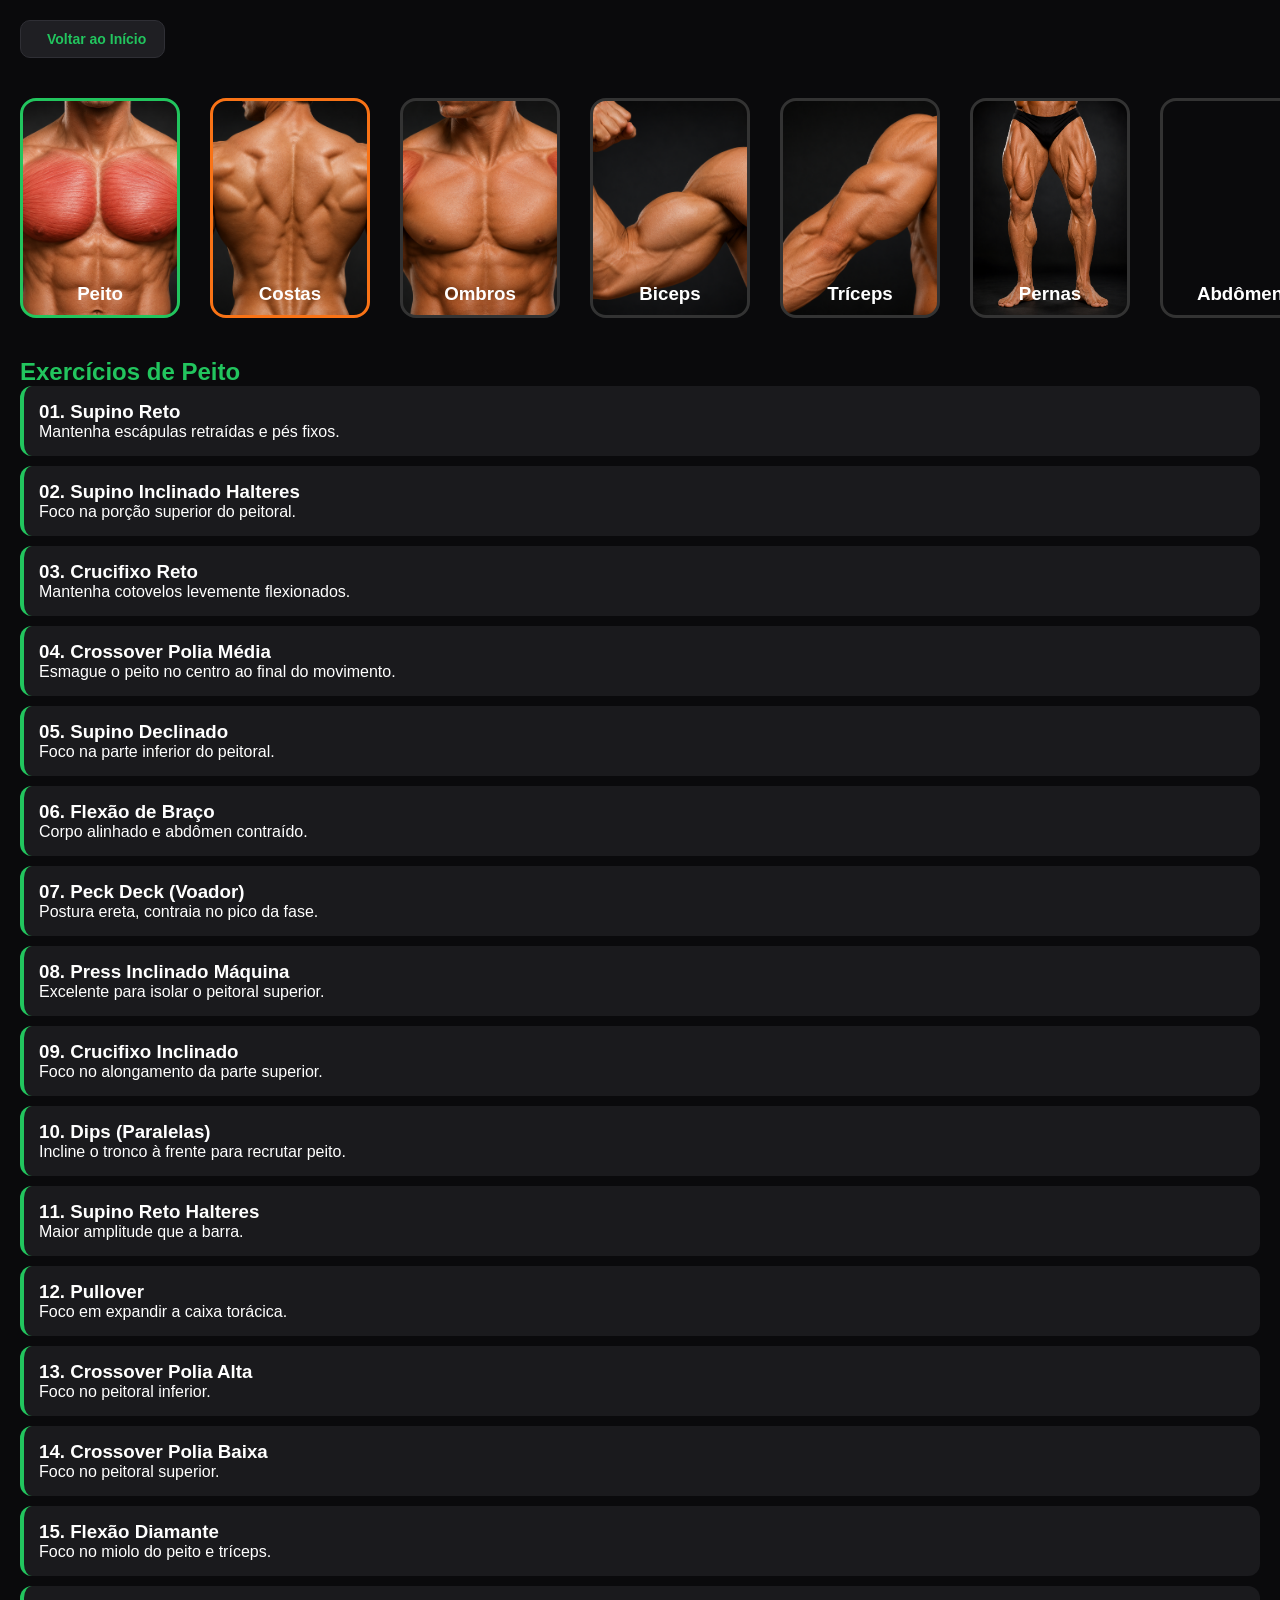
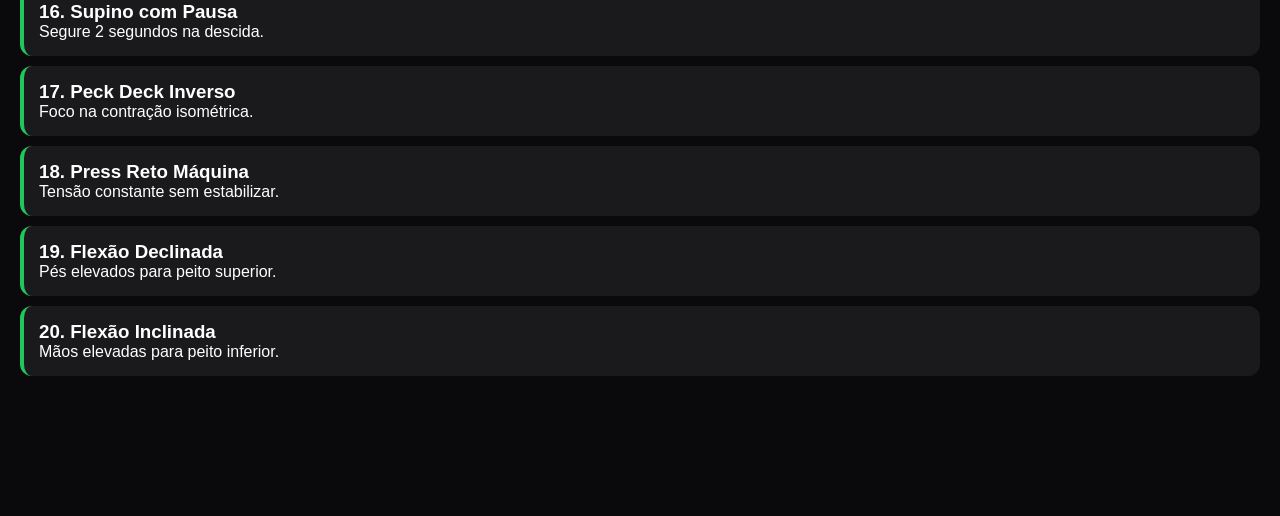
<file: treinos/treinos.html>
<!DOCTYPE html>
<html lang="pt-BR">
<head>
    <meta charset="UTF-8">
    <meta name="viewport" content="width=device-width, initial-scale=1.0">
    <title>Biblioteca de Exercícios</title>
    <link rel="stylesheet" href="treinos.css">
    <link rel="stylesheet" href="../style.css">
</head>
<body>

    <a href="../index.html" class="btn-voltar">
        <i class="fa-solid fa-arrow-left"></i> Voltar ao Início
    </a>

   <div class="carrossel-container">
    <div class="card-musculo borda-peito" onclick="mostrar('peito')" style="background-image: url('imagens/peito.png');"><h3>Peito</h3></div>
    <div class="card-musculo borda-costas" onclick="mostrar('costas')" style="background-image: url('imagens/costas.png');"><h3>Costas</h3></div>
    <div class="card-musculo borda-ombros" onclick="mostrar('ombros')" style="background-image: url('imagens/ombros.png');"><h3>Ombros</h3></div>
    <div class="card-musculo borda-biceps" onclick="mostrar('biceps')" style="background-image: url('imagens/biceps.png');"><h3>Biceps</h3></div>
    <div class="card-musculo borda-triceps" onclick="mostrar('triceps')" style="background-image: url('imagens/triceps.png');"><h3>Tríceps</h3></div>
    <div class="card-musculo borda-pernas" onclick="mostrar('pernas')" style="background-image: url('imagens/pernas.png');"><h3>Pernas</h3></div>
    <div class="card-musculo borda-abdomen" onclick="mostrar('abdomen')" style="background-image: url('imagens/abdomen.png');"><h3>Abdômen</h3></div>
</div>


    <div id="peito" class="secao-exercicios ativo">
        <h2>Exercícios de Peito</h2>
        <div class="card-item"><h3>01. Supino Reto</h3><p>Mantenha escápulas retraídas e pés fixos.</p></div>
        <div class="card-item"><h3>02. Supino Inclinado Halteres</h3><p>Foco na porção superior do peitoral.</p></div>
        <div class="card-item"><h3>03. Crucifixo Reto</h3><p>Mantenha cotovelos levemente flexionados.</p></div>
        <div class="card-item"><h3>04. Crossover Polia Média</h3><p>Esmague o peito no centro ao final do movimento.</p></div>
        <div class="card-item"><h3>05. Supino Declinado</h3><p>Foco na parte inferior do peitoral.</p></div>
        <div class="card-item"><h3>06. Flexão de Braço</h3><p>Corpo alinhado e abdômen contraído.</p></div>
        <div class="card-item"><h3>07. Peck Deck (Voador)</h3><p>Postura ereta, contraia no pico da fase.</p></div>
        <div class="card-item"><h3>08. Press Inclinado Máquina</h3><p>Excelente para isolar o peitoral superior.</p></div>
        <div class="card-item"><h3>09. Crucifixo Inclinado</h3><p>Foco no alongamento da parte superior.</p></div>
        <div class="card-item"><h3>10. Dips (Paralelas)</h3><p>Incline o tronco à frente para recrutar peito.</p></div>
        <div class="card-item"><h3>11. Supino Reto Halteres</h3><p>Maior amplitude que a barra.</p></div>
        <div class="card-item"><h3>12. Pullover</h3><p>Foco em expandir a caixa torácica.</p></div>
        <div class="card-item"><h3>13. Crossover Polia Alta</h3><p>Foco no peitoral inferior.</p></div>
        <div class="card-item"><h3>14. Crossover Polia Baixa</h3><p>Foco no peitoral superior.</p></div>
        <div class="card-item"><h3>15. Flexão Diamante</h3><p>Foco no miolo do peito e tríceps.</p></div>
        <div class="card-item"><h3>16. Supino com Pausa</h3><p>Segure 2 segundos na descida.</p></div>
        <div class="card-item"><h3>17. Peck Deck Inverso</h3><p>Foco na contração isométrica.</p></div>
        <div class="card-item"><h3>18. Press Reto Máquina</h3><p>Tensão constante sem estabilizar.</p></div>
        <div class="card-item"><h3>19. Flexão Declinada</h3><p>Pés elevados para peito superior.</p></div>
        <div class="card-item"><h3>20. Flexão Inclinada</h3><p>Mãos elevadas para peito inferior.</p></div>
    </div>

    <div id="costas" class="secao-exercicios">
        <h2>Exercícios de Costas</h2>
        <div class="card-item"><h3>01. Puxada Aberta</h3><p>Puxe a barra ao peito, cotovelos para baixo.</p></div>
        <div class="card-item"><h3>02. Remada Curvada</h3><p>Coluna neutra, puxe na linha do umbigo.</p></div>
        <div class="card-item"><h3>03. Remada Baixa</h3><p>Alongue bem e aperte escápulas ao voltar.</p></div>
        <div class="card-item"><h3>04. Levantamento Terra</h3><p>Empurre o chão, core travado.</p></div>
        <div class="card-item"><h3>05. Barra Fixa (Pull-up)</h3><p>Puxe com os cotovelos, não apenas bíceps.</p></div>
        <div class="card-item"><h3>06. Serrote (Unilateral)</h3><p>Tronco estável, puxe em direção ao quadril.</p></div>
        <div class="card-item"><h3>07. Pullover Polia</h3><p>Braços quase retos, sinta o dorsal alongar.</p></div>
        <div class="card-item"><h3>08. Remada Cavalinho</h3><p>Foco na espessura das costas.</p></div>
        <div class="card-item"><h3>09. Puxada Supinada</h3><p>Recruta dorsais e bíceps.</p></div>
        <div class="card-item"><h3>10. Extensão Lombar</h3><p>Foco nos eretores da espinha.</p></div>
        <div class="card-item"><h3>11. Remada T</h3><p>Foco na contração final.</p></div>
        <div class="card-item"><h3>12. Puxada Triângulo</h3><p>Foco no miolo das costas.</p></div>
        <div class="card-item"><h3>13. Remada Alta (Dorsal)</h3><p>Foco em deltoide posterior e dorsal.</p></div>
        <div class="card-item"><h3>14. Barra Fixa Supinada</h3><p>Foco maior em dorsais e bíceps.</p></div>
        <div class="card-item"><h3>15. Remada Sentado Unilateral</h3><p>Melhora assimetrias.</p></div>
        <div class="card-item"><h3>16. Encolhimento Barra</h3><p>Foco total em trapézio.</p></div>
        <div class="card-item"><h3>17. Face Pull</h3><p>Postura e saúde dos ombros.</p></div>
        <div class="card-item"><h3>18. Remada Máquina</h3><p>Foco em isometria no topo.</p></div>
        <div class="card-item"><h3>19. Good Morning</h3><p>Foco em cadeia posterior.</p></div>
        <div class="card-item"><h3>20. Puxada Nuca</h3><p>Amplitude focada no latíssimo.</p></div>
    </div>

    <div id="ombros" class="secao-exercicios">
        <h2>Exercícios de Ombros</h2>
        <div class="card-item"><h3>01. Desenvolvimento Halteres</h3><p>Empurre sem travar os cotovelos.</p></div>
        <div class="card-item"><h3>02. Elevação Lateral</h3><p>Suba até a linha dos ombros.</p></div>
        <div class="card-item"><h3>03. Elevação Frontal</h3><p>Foco no deltoide anterior.</p></div>
        <div class="card-item"><h3>04. Crucifixo Inverso</h3><p>Tronco curvado, foco no posterior.</p></div>
        <div class="card-item"><h3>05. Desenvolvimento Militar</h3><p>Estabilize core e glúteos.</p></div>
        <div class="card-item"><h3>06. Elevação Lateral Polia</h3><p>Tensão constante do início ao fim.</p></div>
        <div class="card-item"><h3>07. Remada Alta Barra</h3><p>Cotovelos acima da linha das mãos.</p></div>
        <div class="card-item"><h3>08. Face Pull</h3><p>Puxe a corda em direção à testa.</p></div>
        <div class="card-item"><h3>09. Elevação Frontal Polia</h3><p>Tensão contínua com corda.</p></div>
        <div class="card-item"><h3>10. Encolhimento Halteres</h3><p>Suba ombros em direção às orelhas.</p></div>
        <div class="card-item"><h3>11. Arnold Press</h3><p>Rotação consciente do punho.</p></div>
        <div class="card-item"><h3>12. Elevação Lateral Inclinado</h3><p>Isolamento do deltoide médio.</p></div>
        <div class="card-item"><h3>13. Desenvolvimento Máquina</h3><p>Foco na carga com segurança.</p></div>
        <div class="card-item"><h3>14. Y-Raise</h3><p>Foco no trapézio inferior/deltoide.</p></div>
        <div class="card-item"><h3>15. Elevação Lateral Sentado</h3><p>Evita o impulso das pernas.</p></div>
        <div class="card-item"><h3>16. Press com Halteres Neutro</h3><p>Melhor para a saúde do ombro.</p></div>
        <div class="card-item"><h3>17. Crucifixo Inverso Máquina</h3><p>Foco total no deltoide posterior.</p></div>
        <div class="card-item"><h3>18. High Pull</h3><p>Potência e trapézio.</p></div>
        <div class="card-item"><h3>19. Bottom-up Press</h3><p>Estabilidade máxima do ombro.</p></div>
        <div class="card-item"><h3>20. Prancha de Ombros</h3><p>Estabilidade com peso leve.</p></div>
    </div>

    <div id="biceps" class="secao-exercicios">
        <h2>Exercícios de Bíceps</h2>
        <div class="card-item"><h3>01. Rosca Direta Barra W</h3><p>Cotovelos fixos ao lado do corpo.</p></div>
        <div class="card-item"><h3>02. Rosca Alternada</h3><p>Gire o punho para fora (supinação).</p></div>
        <div class="card-item"><h3>03. Rosca Martelo</h3><p>Pegada neutra para o braquial.</p></div>
        <div class="card-item"><h3>04. Rosca Scott</h3><p>Isolamento extremo do bíceps.</p></div>
        <div class="card-item"><h3>05. Rosca Concentrada</h3><p>Apoie o cotovelo na coxa.</p></div>
        <div class="card-item"><h3>06. Rosca Polia Baixa</h3><p>Tensão contínua do cabo.</p></div>
        <div class="card-item"><h3>07. Rosca Inversa</h3><p>Foco no antebraço.</p></div>
        <div class="card-item"><h3>08. Rosca Banco 45°</h3><p>Alongamento total da cabeça longa.</p></div>
        <div class="card-item"><h3>09. Rosca 21</h3><p>Choque metabólico (7 embaixo, 7 cima, 7 completas).</p></div>
        <div class="card-item"><h3>10. Rosca Cross Alto</h3><p>Simula pose de duplo bíceps.</p></div>
        <div class="card-item"><h3>11. Drag Curl</h3><p>Barra subindo rente ao tronco.</p></div>
        <div class="card-item"><h3>12. Spider Curl</h3><p>Peito apoiado, tira o balanço.</p></div>
        <div class="card-item"><h3>13. Zottman Curl</h3><p>Sobe em supinação, desce em pronação.</p></div>
        <div class="card-item"><h3>14. Rosca na Polia Alta</h3><p>Tensão de pico constante.</p></div>
        <div class="card-item"><h3>15. Rosca com Corda</h3><p>Maior contração final.</p></div>
        <div class="card-item"><h3>16. Preacher Curl</h3><p>Foco na cabeça curta.</p></div>
        <div class="card-item"><h3>17. Incline Hammer Curl</h3><p>Bíceps e braquial em alongamento.</p></div>
        <div class="card-item"><h3>18. Rosca com Barra Reta</h3><p>Foco na ativação total.</p></div>
        <div class="card-item"><h3>19. Chin-ups</h3><p>Foco na força do bíceps.</p></div>
        <div class="card-item"><h3>20. Plate Curl</h3><p>Segurando a anilha para pegada.</p></div>
    </div>

    <div id="triceps" class="secao-exercicios">
        <h2>Exercícios de Tríceps</h2>
        <div class="card-item"><h3>01. Tríceps Pulley</h3><p>Cotovelos colados no corpo.</p></div>
        <div class="card-item"><h3>02. Tríceps Corda</h3><p>Abra a corda ao final do movimento.</p></div>
        <div class="card-item"><h3>03. Tríceps Testa</h3><p>Desça a barra até a testa.</p></div>
        <div class="card-item"><h3>04. Tríceps Francês</h3><p>Halter atrás da cabeça.</p></div>
        <div class="card-item"><h3>05. Supino Fechado</h3><p>Pegada largura dos ombros.</p></div>
        <div class="card-item"><h3>06. Mergulho no Banco</h3><p>Controle a descida do quadril.</p></div>
        <div class="card-item"><h3>07. Tríceps Coice</h3><p>Estenda o antebraço para trás.</p></div>
        <div class="card-item"><h3>08. Extensão por Trás (Cabo)</h3><p>Máximo alongamento da cabeça longa.</p></div>
        <div class="card-item"><h3>09. Paralelas</h3><p>Corpo vertical para foco no tríceps.</p></div>
        <div class="card-item"><h3>10. Flexão Diamante</h3><p>Mãos formando um triângulo.</p></div>
        <div class="card-item"><h3>11. Skull Crushers (Barra W)</h3><p>Abaixa a barra atrás da cabeça.</p></div>
        <div class="card-item"><h3>12. Tríceps Unilateral Cabo</h3><p>Foco total em cada braço.</p></div>
        <div class="card-item"><h3>13. Push-ups Fechado</h3><p>Flexão com braços juntos.</p></div>
        <div class="card-item"><h3>14. Overhead Extension Halter</h3><p>Foco na cabeça longa.</p></div>
        <div class="card-item"><h3>15. Tríceps Barra Reta Polia</h3><p>Carga máxima no pulley.</p></div>
        <div class="card-item"><h3>16. Jm Press</h3><p>Híbrido de supino e testa.</p></div>
        <div class="card-item"><h3>17. Tríceps na Máquina</h3><p>Volume e segurança.</p></div>
        <div class="card-item"><h3>18. Kickback com Halter</h3><p>Isolamento total.</p></div>
        <div class="card-item"><h3>19. Bodyweight Skullcrushers</h3><p>Usando peso do corpo.</p></div>
        <div class="card-item"><h3>20. Tríceps na Barra Fixa</h3><p>Dips em paralelas (assistido).</p></div>
    </div>

    <div id="pernas" class="secao-exercicios">
        <h2>Exercícios de Pernas</h2>
        <div class="card-item"><h3>01. Agachamento Livre</h3><p>Quebre os 90° de flexão.</p></div>
        <div class="card-item"><h3>02. Leg Press 45°</h3><p>Quadril colado no encosto.</p></div>
        <div class="card-item"><h3>03. Cadeira Extensora</h3><p>Isolamento do quadríceps.</p></div>
        <div class="card-item"><h3>04. Mesa Flexora</h3><p>Foco nos isquiotibiais.</p></div>
        <div class="card-item"><h3>05. Stiff</h3><p>Empurre o quadril para trás.</p></div>
        <div class="card-item"><h3>06. Passada</h3><p>Alinhamento de joelho e pé.</p></div>
        <div class="card-item"><h3>07. Agachamento Búlgaro</h3><p>Uma perna de cada vez.</p></div>
        <div class="card-item"><h3>08. Cadeira Adutora</h3><p>Foco na parte interna da coxa.</p></div>
        <div class="card-item"><h3>09. Gêmeos em Pé</h3><p>Foco total em panturrilha.</p></div>
        <div class="card-item"><h3>10. Gêmeos Sentado</h3><p>Trabalha o sóleo (profundo).</p></div>
        <div class="card-item"><h3>11. Hack Squat</h3><p>Agachamento guiado seguro.</p></div>
        <div class="card-item"><h3>12. Cadeira Abdutora</h3><p>Glúteo médio.</p></div>
        <div class="card-item"><h3>13. Agachamento Sumô</h3><p>Base aberta para internos.</p></div>
        <div class="card-item"><h3>14. Flexora Em Pé</h3><p>Isolamento unilateral.</p></div>
        <div class="card-item"><h3>15. Elevação Pélvica</h3><p>Glúteos com carga máxima.</p></div>
        <div class="card-item"><h3>16. Leg Press Horizontal</h3><p>Variação de ângulo.</p></div>
        <div class="card-item"><h3>17. Agachamento Taça (Goblet)</h3><p>Foco na postura e profundidade.</p></div>
        <div class="card-item"><h3>18. Step Up</h3><p>Subida no banco com carga.</p></div>
        <div class="card-item"><h3>19. Flexora Sentado</h3><p>Variação de isquiotibiais.</p></div>
        <div class="card-item"><h3>20. Panturrilha no Leg</h3><p>Carga alta para panturrilhas.</p></div>
    </div>

    <div id="abdomen" class="secao-exercicios">
        <h2>Exercícios de Abdômen</h2>
        <div class="card-item"><h3>01. Crunch Tradicional</h3><p>Tire escápulas do chão.</p></div>
        <div class="card-item"><h3>02. Prancha Abdominal</h3><p>Corpo reto, glúteos contraídos.</p></div>
        <div class="card-item"><h3>03. Elevação de Pernas</h3><p>Barra fixa, foco no infra.</p></div>
        <div class="card-item"><h3>04. Infra Solo</h3><p>Não descole a lombar.</p></div>
        <div class="card-item"><h3>05. Canivete</h3><p>Movimento simultâneo.</p></div>
        <div class="card-item"><h3>06. Abdominal Bicicleta</h3><p>Rotação de tronco.</p></div>
        <div class="card-item"><h3>07. Prancha Lateral</h3><p>Foco em oblíquos.</p></div>
        <div class="card-item"><h3>08. Abdominal na Polia</h3><p>Carga para o abdômen.</p></div>
        <div class="card-item"><h3>09. Russian Twist</h3><p>Rotação para oblíquos.</p></div>
        <div class="card-item"><h3>10. Abdominal no Banco</h3><p>Amplitude completa.</p></div>
        <div class="card-item"><h3>11. Leg Raises no chão</h3><p>Infra abdominal básico.</p></div>
        <div class="card-item"><h3>12. Abdominal Reverso</h3><p>Joelhos ao peito.</p></div>
        <div class="card-item"><h3>13. Prancha com Apoio</h3><p>Estabilidade isométrica.</p></div>
        <div class="card-item"><h3>14. Toe Touches</h3><p>Toque na ponta dos pés.</p></div>
        <div class="card-item"><h3>15. Mountain Climbers</h3><p>Core dinâmico.</p></div>
        <div class="card-item"><h3>16. Ab Wheel</h3><p>Foco avançado no core.</p></div>
        <div class="card-item"><h3>17. Dead Bug</h3><p>Estabilidade e controle.</p></div>
        <div class="card-item"><h3>18. Abdominal Tesoura</h3><p>Infra e estabilidade.</p></div>
        <div class="card-item"><h3>19. Prancha com Rotação</h3><p>Oblíquos ativos.</p></div>
        <div class="card-item"><h3>20. Abdominal Infra na Paralela</h3><p>Elevação de joelhos no suporte.</p></div>
    </div>

    <script src="treinos.js"></script>
</body>
</html>
</file>
<file: style.css>
* {
    margin: 0;
    padding: 0;
    box-sizing: border-box;
    font-family: 'Poppins', sans-serif;
}

body {
    background: #0a0a0c;
    color: #ffffff;
    min-height: 100vh;
    padding-bottom: 110px;
}

/* ==========================================================================
   COMPONENTES GERAIS / REUTILIZÁVEIS
   ========================================================================== */

.btn-voltar {
    display: inline-flex;
    align-items: center;
    gap: 8px;
    margin: 20px;
    padding: 10px 18px;
    background: #1f1f23;
    color: #22c55e;
    text-decoration: none;
    border-radius: 10px;
    font-weight: 600;
    font-size: 14px;
    border: 1px solid #2f2f35;
    transition: all 0.2s ease;
}

.btn-voltar:hover {
    background: #22c55e;
    color: #ffffff;
    border-color: #22c55e;
    box-shadow: 0 4px 12px rgba(34, 197, 94, 0.2);
}

/* ==========================================================================
   DASHBOARD HOME (INDEX)
   ========================================================================== */

.hero {
    height: 280px;
    background: linear-gradient(180deg, rgba(10,10,12,0.2) 0%, #0a0a0c 100%), url('banner.jpg');
    background-size: cover;
    background-position: center;
    position: relative;
    display: flex;
    align-items: flex-end;
    padding: 30px 25px;
}

.overlay h1 {
    font-size: 36px;
    font-weight: 800;
    letter-spacing: -1px;
    margin-bottom: 5px;
}

.overlay p {
    color: #a0a0a5;
    font-size: 15px;
}

.calendar {
    padding: 25px 20px;
}

.calendar h2 {
    font-size: 18px;
    font-weight: 600;
    color: #8e8e93;
    text-transform: uppercase;
    letter-spacing: 0.5px;
    margin-bottom: 15px;
}

.days {
    display: flex;
    gap: 12px;
    overflow-x: auto;
    padding-bottom: 10px;
}

.days::-webkit-scrollbar {
    height: 4px;
}

.days::-webkit-scrollbar-thumb {
    background: #1f1f25;
    border-radius: 10px;
}

.day {
    min-width: 75px;
    background: #141419;
    border: 1px solid #1f1f25;
    color: #8e8e93;
    border-radius: 14px;
    text-align: center;
    padding: 16px 10px;
    cursor: pointer;
    transition: all 0.2s ease;
}

.day:hover {
    background: rgba(34, 197, 94, 0.1);
    color: #22c55e;
    border-color: #22c55e;
    transform: translateY(-2px);
}

.workout-card, .message-card {
    margin: 0 20px 20px 20px;
    background: #141419;
    border: 1px solid #1f1f25;
    border-radius: 20px;
    padding: 25px;
}

.workout-card h2 {
    font-size: 28px;
    font-weight: 700;
    margin-bottom: 10px;
}

.workout-card p, .message-card p {
    color: #a0a0a5;
    font-size: 15px;
    line-height: 1.6;
}

#startWorkoutBtn {
    width: 100%;
    margin-top: 20px;
    padding: 16px;
    border: none;
    border-radius: 14px;
    background: #22c55e;
    color: white;
    font-size: 16px;
    font-weight: 700;
    cursor: pointer;
    transition: all 0.2s ease;
    box-shadow: 0 4px 14px rgba(34, 197, 94, 0.2);
}

#startWorkoutBtn:hover {
    transform: translateY(-2px);
    box-shadow: 0 6px 20px rgba(34, 197, 94, 0.3);
}

/* ==========================================================================
   TELA DE TREINO ATIVO (SURPREESA VISUAL PREMIUM)
   ========================================================================== */

.treino-page {
    max-width: 650px;
    margin: auto;
    padding: 20px 20px 40px 20px;
}

#nomeTreino {
    text-align: center;
    font-size: 36px;
    font-weight: 800;
    margin-bottom: 25px;
    color: #ffffff;
    letter-spacing: -1px;
    text-transform: uppercase;
    background: linear-gradient(90deg, #ffffff 0%, #a0a0a5 100%);
    -webkit-background-clip: text;
    -webkit-text-fill-color: transparent;
}

/* Cronômetro com Efeito Holográfico e Glow Pulsante */
.timer-box {
    background: #111116;
    border: 1px solid rgba(34, 197, 94, 0.25);
    border-radius: 24px;
    padding: 25px;
    display: flex;
    align-items: center;
    justify-content: center;
    gap: 15px;
    margin-bottom: 30px;
    box-shadow: 0 0 25px rgba(34, 197, 94, 0.05), inset 0 0 15px rgba(34, 197, 94, 0.05);
    animation: pulseGlow 3s infinite ease-in-out;
}

.timer-icon {
    font-size: 28px;
    color: #22c55e;
    animation: rotateIcon 4s infinite linear;
}

#timer {
    display: block;
    font-size: 52px;
    font-weight: 800;
    color: #22c55e;
    font-variant-numeric: tabular-nums;
    letter-spacing: 1px;
    text-shadow: 0 0 12px rgba(34, 197, 94, 0.4);
}

#listaExercicios {
    display: flex;
    flex-direction: column;
    gap: 20px;
}

/* Card do Exercício Estilo Cyberpunk */
.exercise {
    background: #141419;
    border: 1px solid #1f1f25;
    padding: 24px;
    border-radius: 20px;
    display: flex;
    flex-direction: column;
    gap: 20px;
    box-shadow: 0 4px 15px rgba(0,0,0,0.2);
    transition: all 0.3s cubic-bezier(0.4, 0, 0.2, 1);
}

.exercise:hover {
    border-color: #2f2f37;
    transform: translateY(-2px);
}

.exercise-main-row {
    display: flex;
    align-items: center;
    width: 100%;
    gap: 15px;
}

.exercise-name {
    flex-grow: 1;
    font-weight: 700;
    font-size: 19px;
    color: #ffffff;
    letter-spacing: -0.3px;
}

/* Badge de Recorde Pessoal Estilizada */
.pr-badge {
    background: rgba(241, 196, 15, 0.1);
    color: #f1c40f;
    border: 1px solid rgba(241, 196, 15, 0.25);
    padding: 6px 14px;
    border-radius: 10px;
    font-size: 12px;
    font-weight: 700;
    display: inline-flex;
    align-items: center;
    gap: 6px;
    box-shadow: 0 2px 8px rgba(241, 196, 15, 0.05);
}

/* Custom Checkbox Ultra Moderno */
.check {
    width: 26px;
    height: 26px;
    cursor: pointer;
    accent-color: #22c55e;
    border-radius: 8px;
    transition: transform 0.2s ease;
}

.check:scale(1.1) {
    transform: scale(1.1);
}

/* Painel Interno de Cargas */
.progression-panel {
    background: #0a0a0c;
    border: 1px solid #1f1f25;
    padding: 20px;
    border-radius: 14px;
    width: 100%;
}

.pr-input-group {
    display: flex;
    align-items: center;
    gap: 12px;
    font-size: 14px;
    color: #a0a0a5;
    margin-bottom: 16px;
}

.select-progression {
    padding: 10px 14px;
    background: #141419;
    border: 1px solid #2f2f35;
    color: white;
    border-radius: 10px;
    font-size: 13px;
    font-weight: 500;
    cursor: pointer;
    outline: none;
    transition: border-color 0.2s;
}

.select-progression:focus {
    border-color: #22c55e;
}

.pr-input-group input {
    width: 75px;
    padding: 8px;
    background: #141419;
    border: 1px solid #2f2f35;
    color: white;
    border-radius: 10px;
    text-align: center;
}

/* Tabela de Séries Premium */
.sets-table {
    width: 100%;
    border-collapse: collapse;
}

.sets-table th {
    text-align: center;
    font-size: 11px;
    color: #8e8e93;
    padding-bottom: 12px;
    text-transform: uppercase;
    letter-spacing: 0.8px;
    font-weight: 600;
}

.sets-table td {
    padding: 8px 4px;
    text-align: center;
    vertical-align: middle;
}

.set-number {
    font-weight: 800;
    color: #22c55e;
    font-size: 15px;
    background: rgba(34, 197, 94, 0.08);
    width: 32px;
    height: 32px;
    display: inline-flex;
    align-items: center;
    justify-content: center;
    border-radius: 50%;
}

.sets-table input {
    width: 85px;
    padding: 10px;
    background: #141419;
    border: 1px solid #2f2f35;
    color: white;
    border-radius: 10px;
    text-align: center;
    font-size: 14px;
    font-weight: 600;
    outline: none;
    transition: all 0.2s ease;
}

.sets-table input:focus {
    border-color: #22c55e;
    background: #1c1c24;
    box-shadow: 0 0 10px rgba(34, 197, 94, 0.15);
}

.txt-inicio {
    font-size: 13px;
    color: #636366;
    font-weight: 500;
}

/* Transição de Estado: Exercício Completado */
.exercise.completed {
    background: linear-gradient(135deg, rgba(34, 197, 94, 0.03) 0%, rgba(34, 197, 94, 0.08) 100%);
    border-color: rgba(34, 197, 94, 0.4);
    box-shadow: 0 4px 20px rgba(34, 197, 94, 0.05);
}

.exercise.completed .exercise-name {
    text-decoration: line-through;
    color: #8e8e93;
    opacity: 0.7;
}

.exercise.completed .progression-panel {
    border-color: rgba(34, 197, 94, 0.15);
    background: rgba(10, 10, 12, 0.6);
}

.exercise.completed .set-number {
    background: #22c55e;
    color: #ffffff;
}

/* Botão Encerrar Forte e Imponente */
#finishWorkoutBtn {
    width: 100%;
    margin-top: 35px;
    padding: 18px;
    border: none;
    border-radius: 16px;
    background: linear-gradient(135deg, #ef4444 0%, #dc2626 100%);
    color: white;
    font-size: 16px;
    font-weight: 700;
    cursor: pointer;
    display: flex;
    align-items: center;
    justify-content: center;
    gap: 10px;
    transition: all 0.2s ease;
    box-shadow: 0 6px 20px rgba(239, 68, 68, 0.25);
}

#finishWorkoutBtn:hover {
    transform: translateY(-3px);
    box-shadow: 0 8px 25px rgba(239, 68, 68, 0.4);
}

/* ANIMAÇÕES EXCLUSIVAS */
@keyframes pulseGlow {
    0%, 100% { box-shadow: 0 0 20px rgba(34, 197, 94, 0.05), inset 0 0 15px rgba(34, 197, 94, 0.05); border-color: rgba(34, 197, 94, 0.25); }
    50% { box-shadow: 0 0 35px rgba(34, 197, 94, 0.15), inset 0 0 20px rgba(34, 197, 94, 0.1); border-color: rgba(34, 197, 94, 0.5); }
}

@keyframes rotateIcon {
    0% { transform: rotate(0deg); }
    12% { transform: rotate(15deg); }
    25% { transform: rotate(-10deg); }
    37% { transform: rotate(0deg); }
    100% { transform: rotate(0deg); }
}

/* ==========================================================================
   TELA DE EVOLUÇÃO
   ========================================================================== */

.evolution-page {
    max-width: 600px;
    margin: auto;
    padding: 20px;
}

.evolution-header {
    text-align: center;
    margin-bottom: 35px;
}

.evolution-header h1 {
    font-size: 32px;
    font-weight: 800;
    margin-bottom: 5px;
}

.evolution-header .subtitle {
    color: #8e8e93;
    font-size: 15px;
}

.evolution-grid {
    display: flex;
    flex-direction: column;
    gap: 15px;
    margin-bottom: 30px;
}

.evolution-card {
    background: #141419;
    border: 1px solid #1f1f25;
    padding: 16px 20px;
    border-radius: 16px;
    display: flex;
    align-items: center;
}

.evolution-card.highlight {
    background: linear-gradient(90deg, #141419 0%, #1a1a24 100%);
    border-color: #2f2f3f;
}

.card-icon {
    width: 48px;
    height: 48px;
    border-radius: 12px;
    display: flex;
    align-items: center;
    justify-content: center;
    font-size: 20px;
    margin-right: 16px;
}

.card-icon.xp { background: rgba(34, 197, 94, 0.1); color: #22c55e; }
.card-icon.level { background: rgba(168, 85, 247, 0.1); color: #a855f7; }
.card-icon.workouts { background: rgba(59, 130, 246, 0.1); color: #3b82f6; }
.card-icon.rating { background: rgba(241, 196, 15, 0.1); color: #f1c40f; }
.card-icon.time { background: rgba(249, 115, 22, 0.1); color: #f97316; }

.card-info h2 {
    font-size: 13px;
    color: #8e8e93;
    font-weight: 500;
    text-transform: uppercase;
    letter-spacing: 0.5px;
    margin-bottom: 2px;
}

.card-info p {
    font-size: 22px;
    font-weight: 700;
    color: #ffffff;
}

.progress-box {
    background: #141419;
    border: 1px solid #1f1f25;
    border-radius: 18px;
    padding: 20px;
}

.progress-header {
    display: flex;
    justify-content: space-between;
    align-items: center;
    margin-bottom: 12px;
}

.progress-header h3 {
    font-size: 15px;
    font-weight: 600;
}

#xpTexto {
    font-size: 13px;
    color: #8e8e93;
    font-weight: 600;
}

.progress-bar {
    width: 100%;
    height: 12px;
    background: #0a0a0c;
    border-radius: 20px;
    overflow: hidden;
    border: 1px solid #1f1f25;
}

#progressFill {
    width: 0;
    height: 100%;
    background: linear-gradient(90deg, #22c55e 0%, #4ade80 100%);
    border-radius: 20px;
    transition: width 0.5s cubic-bezier(0.4, 0, 0.2, 1);
}

/* ==========================================================================
   MENU INFERIOR (NAVIGATION)
   ========================================================================== */

.bottom-menu {
    position: fixed;
    bottom: 20px;
    left: 15px;
    right: 15px;
    background: rgba(20, 20, 25, 0.9);
    backdrop-filter: blur(12px);
    -webkit-backdrop-filter: blur(12px);
    border: 1px solid rgba(255, 255, 255, 0.08);
    border-radius: 24px;
    display: flex;
    justify-content: space-around;
    padding: 16px 10px;
    box-shadow: 0 10px 30px rgba(0, 0, 0, 0.6);
    z-index: 100;
}

.bottom-menu a {
    color: #8e8e93;
    text-decoration: none;
    display: flex;
    flex-direction: column;
    align-items: center;
    gap: 6px;
    font-size: 13px;
    font-weight: 600;
    flex: 1;
    transition: all 0.2s ease;
}

.bottom-menu a i {
    font-size: 24px;
}

.bottom-menu a:hover, .bottom-menu a.active {
    color: #22c55e;
    transform: translateY(-1px);
}

/* ==========================================================================
   ESTILOS DOS TREINOS CUSTOMIZADOS (HOME)
   ========================================================================== */

/* Banner de chamada para criar o treino */
.custom-workout-banner {
    background: linear-gradient(135deg, #141414 0%, #111a15 100%);
    border: 2px dashed #2ecc71;
    border-radius: 16px;
    padding: 20px;
    display: flex;
    justify-content: space-between;
    align-items: center;
    gap: 15px;
    margin: 25px 0;
}

.banner-content h3 {
    color: #2ecc71;
    font-size: 16px;
    font-weight: 600;
    margin-bottom: 5px;
    display: flex;
    align-items: center;
    gap: 8px;
}

.banner-content p {
    color: #aaa;
    font-size: 13px;
    line-height: 1.4;
}

/* Botão de criar treino dentro do banner */
.btn-criar-custom {
    background: #2ecc71;
    color: white;
    padding: 12px 20px;
    border-radius: 10px;
    text-decoration: none;
    font-weight: 700;
    font-size: 14px;
    white-space: nowrap;
    transition: 0.2s ease;
    box-shadow: 0 4px 10px rgba(46, 204, 113, 0.15);
}

.btn-criar-custom:hover {
    background: #27ae60;
    transform: translateY(-2px);
}

/* Seção que lista os treinos já criados */
.meus-treinos-salvos {
    margin-top: 25px;
    text-align: left;
}

.meus-treinos-salvos h3 {
    font-size: 16px;
    color: white;
    font-weight: 600;
    margin-bottom: 15px;
}

.grid-treinos-custom {
    display: flex;
    flex-direction: column;
    gap: 12px;
}

/* Card individual do treino criado */
.card-treino-criado {
    background: #141414;
    border: 1px solid #222;
    padding: 16px 20px;
    border-radius: 14px;
    display: flex;
    justify-content: space-between;
    align-items: center;
    transition: 0.2s;
}

.card-treino-criado:hover {
    border-color: #333;
}

.card-treino-criado h4 {
    color: white;
    font-size: 15px;
    font-weight: 500;
}

.sem-treino {
    color: #666;
    font-size: 14px;
    font-style: italic;
    text-align: center;
    padding: 10px 0;
}

/* Botão 'Treinar' (Play) do treino customizado */
.btn-play-custom {
    background: transparent;
    border: 1px solid #2ecc71;
    color: #2ecc71;
    padding: 8px 16px;
    border-radius: 8px;
    font-weight: 600;
    font-size: 13px;
    font-family: 'Poppins', sans-serif;
    cursor: pointer;
    transition: 0.2s;
    display: flex;
    align-items: center;
    gap: 6px;
}

.btn-play-custom:hover {
    background: #2ecc71;
    color: white;
    box-shadow: 0 4px 12px rgba(46, 204, 113, 0.2);
}

/* CLASSE DE CONTROLE DE EXIBIÇÃO */
.janela-chatbot.msn-escondida {
    display: none !important;
}

/* Botão Flutuante (FAB) */
.btn-chatbot-fab {
    position: fixed;
    bottom: 90px;
    right: 20px;
    width: 60px;
    height: 60px;
    background: #2ecc71;
    color: white;
    border: none;
    border-radius: 50%;
    font-size: 24px;
    cursor: pointer;
    box-shadow: 0 4px 15px rgba(46, 204, 113, 0.4);
    z-index: 999;
    display: flex;
    align-items: center;
    justify-content: center;
    transition: 0.3s ease;
}

.btn-chatbot-fab:hover {
    transform: scale(1.1) rotate(5deg);
    background: #27ae60;
}

/* Janela de Chat Box */
.janela-chatbot {
    position: fixed;
    bottom: 165px;
    right: 20px;
    width: 340px;
    max-width: 85vw;
    height: 420px;
    background: #111;
    border: 1px solid #222;
    border-radius: 20px;
    box-shadow: 0 10px 30px rgba(0,0,0,0.5);
    z-index: 1000;
    display: flex;
    flex-direction: column;
    overflow: hidden;
    font-family: 'Poppins', sans-serif;
}

/* Cabeçalho do chat */
.chatbot-header {
    background: #161616;
    padding: 15px;
    display: flex;
    justify-content: space-between;
    align-items: center;
    border-bottom: 1px solid #222;
}

.chatbot-perfil {
    display: flex;
    align-items: center;
    gap: 10px;
}

.avatar-bot {
    width: 35px;
    height: 35px;
    background: #2ecc71;
    border-radius: 50%;
    display: flex;
    align-items: center;
    justify-content: center;
    font-size: 16px;
}

.chatbot-perfil h4 {
    color: white;
    font-size: 14px;
    font-weight: 600;
}

.chatbot-perfil span {
    color: #2ecc71;
    font-size: 11px;
    display: block;
}

.btn-fechar-chat {
    background: transparent;
    border: none;
    color: #888;
    font-size: 18px;
    cursor: pointer;
}
.btn-fechar-chat:hover { color: white; }

/* Corpo e Balões do Chat */
.chatbot-body {
    flex: 1;
    padding: 15px;
    overflow-y: auto;
    display: flex;
    flex-direction: column;
    gap: 12px;
}

.chatbot-body::-webkit-scrollbar { width: 5px; }
.chatbot-body::-webkit-scrollbar-thumb { background: #222; border-radius: 10px; }

.mensagem-bot {
    background: #1c1c1c;
    color: #ddd;
    padding: 12px 14px;
    border-radius: 14px 14px 14px 0px;
    font-size: 13px;
    line-height: 1.4;
    align-self: flex-start;
    max-width: 85%;
}

.mensagem-usuario {
    background: #2ecc71;
    color: white;
    padding: 12px 14px;
    border-radius: 14px 14px 0px 14px;
    font-size: 13px;
    line-height: 1.4;
    align-self: flex-end;
    max-width: 85%;
    font-weight: 500;
}

/* Botões de Opções (Dúvidas) */
.container-opcoes-chat {
    display: flex;
    flex-direction: column;
    gap: 8px;
    margin-top: 5px;
}

.btn-opcao-pergunta {
    background: #161616;
    border: 1px solid #252525;
    color: #aaa;
    padding: 10px 12px;
    border-radius: 10px;
    font-size: 12px;
    text-align: left;
    cursor: pointer;
    font-family: 'Poppins', sans-serif;
    transition: 0.2s;
}

.btn-opcao-pergunta:hover {
    border-color: #2ecc71;
    color: white;
    background: #121c16;
}

.btn-opcao-pergunta.voltar-opcoes {
    background: transparent;
    border: 1px dashed #444;
    color: #888;
    text-align: center;
    margin-top: 10px;
}
.btn-opcao-pergunta.voltar-opcoes:hover {
    border-color: #aaa;
    color: white;
    background: transparent;
}

/* Atualize ou adicione este comportamento para o container do avatar */
.avatar-bot {
    width: 35px;
    height: 35px;
    background: #2ecc71;
    border-radius: 50%;
    display: flex;
    align-items: center;
    justify-content: center;
    font-size: 16px;
    overflow: hidden; /* Garante que a imagem não morda as bordas arredondadas */
}

/* Nova regra para controlar a imagem do formato do banner */
.img-avatar-bot {
    width: 100%;
    height: 100%;
    object-fit: cover; /* Faz a imagem preencher o círculo sem amassar */
    object-position: center; /* Centraliza o foco da foto */
}
</file>
<file: treinos/treinos.css>
body { font-family: 'Poppins', sans-serif; background: #0a0a0c; color: #fff; margin: 0; padding: 0; }

.carrossel-container { 
    display: flex; 
    overflow-x: auto; 
    gap: 15px; 
    padding: 20px; 
    white-space: nowrap; 
}

.card-musculo { 
    min-width: 160px; /* Tamanho maior */
    height: 220px;    /* Altura maior */
    background-size: cover; /* Faz a foto preencher o card */
    background-position: center;
    border-radius: 16px; 
    display: flex; 
    align-items: flex-end; /* Texto vai para baixo */
    justify-content: center;
    cursor: pointer; 
    flex-shrink: 0; 
    border: 3px solid #333;
    transition: 0.3s;
    margin-right: 15px;
    padding-bottom: 10px;
}

/* Efeito de destaque ao passar o mouse */
.card-musculo:hover {
    transform: scale(1.05);
    border-color: #22c55e;
}

/* Cores das bordas para cada grupo */
.borda-peito { border-color: #22c55e; }
.borda-costas { border-color: #f97316; }
/* ... adicione as outras bordas seguindo esse padrão */


.secao-exercicios { display: none; padding: 20px; }
.secao-exercicios.ativo { display: block; }
.card-item { background: #1a1a1d; padding: 15px; border-radius: 12px; margin-bottom: 10px; border-left: 4px solid #22c55e; }
h2 { color: #22c55e; }
</file>
